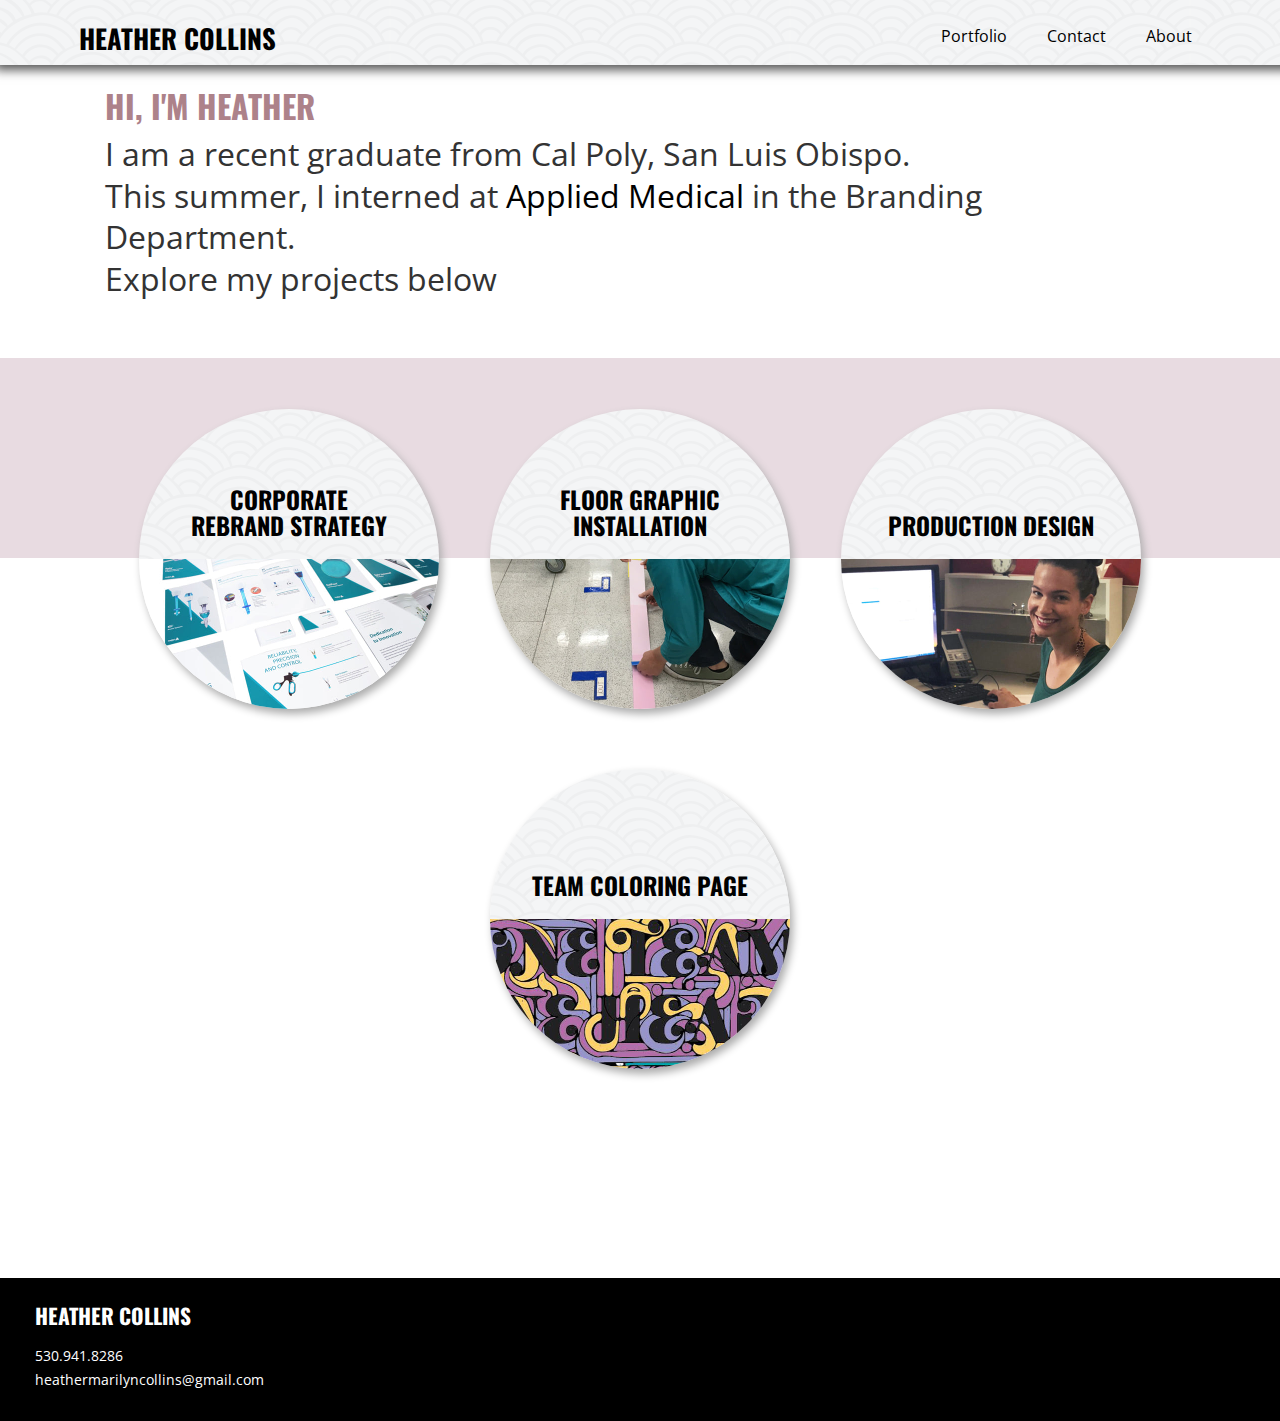
<file: index.html>
<!DOCTYPE html>
<html class="no-js" lang="en-us">
<head>
  <meta http-equiv="X-UA-Compatible" content="IE=edge">
  <meta charset="utf-8" />
  <meta name="viewport" content="width=device-width, initial-scale=1, shrink-to-fit=no" />
  
  <title></title>
 
  <meta name="description" content="">
  <meta name="keywords" content="" />
  <meta name="author" content="">
  <meta name="robots" content="index, follow">
  <meta name="mobile-web-app-capable" content="yes">
  <meta name="apple-mobile-web-app-capable" content="yes">
  <meta name="apple-mobile-web-app-status-bar-style" content="default">
 
  <meta property="og:title" content="">
  <meta property="og:locale" content="en_US">
  <meta property="og:description" content="">
 
  <meta property="fb:page_id" content="">
  <meta property="og:title" content="">
  <meta property="og:image" content="">
  <meta property="og:description" content="">
  <meta property="og:url" content="">
  <meta property="og:site_name" content="">
  <meta property="og:type" content="website">
 
  <meta name="twitter:card" content="summary">
  <meta name="twitter:url" content="">
  <meta name="twitter:title" content="">
  <meta name="twitter:description" content="">
  <meta name="twitter:image" content="">
  <meta name="twitter:site" content="">
 
  <link rel="icon" href="@Url.Content("~/content/IMG/favicon.ico")" /> 
   <link href="https://fonts.googleapis.com/css?family=Oswald" rel="stylesheet">
  <link href="https://fonts.googleapis.com/css?family=Open+Sans" rel="stylesheet">

	<!-- Latest compiled and minified CSS -->
	<link rel="stylesheet" href="https://maxcdn.bootstrapcdn.com/bootstrap/3.3.7/css/bootstrap.min.css" integrity="sha384-BVYiiSIFeK1dGmJRAkycuHAHRg32OmUcww7on3RYdg4Va+PmSTsz/K68vbdEjh4u" crossorigin="anonymous">

	<link rel="stylesheet" href="stylesheets/main.css">
	<link rel="stylesheet" href="stylesheets/animate.css">

	<link rel="stylesheet" href="https://use.fontawesome.com/releases/v5.2.0/css/all.css" integrity="sha384-hWVjflwFxL6sNzntih27bfxkr27PmbbK/iSvJ+a4+0owXq79v+lsFkW54bOGbiDQ" crossorigin="anonymous">

	<style>
		
.bar {
	background-color: #e8dbe1;
}

	</style>
</head>
<body>
	<div class="container-fluid">
		<header class="mobile hidden-lg hidden-md">
			<nav class="clearfix">
				<ul>
					<li><a class="link" href="about.html"><p>About</p></a></li>
					<li><a class="link" href="contact.html"><p>Contact</p></a></li>
					<li><a class="link" href="index.html"><p>Portfolio</p></a></li>
				</ul>
			</nav>
			
			<a href="index.html"><h1 class="display_font">HEATHER COLLINS</h1></a>
			<div class="intro">
				<h6 class="purple display_font">HI, I'M HEATHER</h6>
				<p>I am a recent graduate from Cal Poly, San Luis Obispo.This summer, I interned at <a class="link" href="https://appliedmedical.com/">Applied Medical</a> in the Branding Department. <br > Explore my projects below <a class="link" href="#target" ><i class="fas fa-chevron-down"></i></a></p> 
			</div>
		</header>
		<header class="desktop hidden-xs hidden-sm">
			<nav class="clearfix">
				<ul>
					<li><a class="link" href="index.html"><h3 class="display_font">HEATHER COLLINS</h3></a></li>
					<li><a class="link" href="about.html"><p>About</p></a></li>
					<li><a class="link" href="contact.html"><p>Contact</p></a></li>
					<li><a class="link" href="index.html"><p>Portfolio</p></a></li>
				</ul>
			</nav>
			<div class="banner"><img alt="banner image"></div>
			<div class="intro hidden-sm">
				<h3 class="purple display_font">HI, I'M HEATHER</h3>
				<p>I am a recent graduate from Cal Poly, San Luis Obispo.<br > This summer, I interned at <a class="link" href="https://appliedmedical.com/">Applied Medical</a> in the Branding Department. <br > Explore my projects below <a class="link" href="#target" ><i class="fas fa-chevron-down"></i></a></p> 
			</div>
		</header>
		<div class="project_container ">
			<!--<div class="bar_desktop clearfix rebrand"></div>-->
			<div class="bar clearfix rebrand">
				<div class="project_sum hidden-xs">
					<p><a class="link" href="rebrand.html"><span class="bold">Objective:</span> Create a company-wide system to support and maintain the new corporate brand identity while ensuring collateral pieces can be designed in an efficient manner. <br ><span class="bold">Role:</span> I worked with a team... Read More <i class="fas fa-chevron-right"></i></a></p>
				</div>
			</div>

			<div class="circles">
			<a href="rebrand.html" class="project_circle rebrand">
					<div class="circle_title">
						<p class=""><i class="fas fa-glasses"></i></p>
						<h6>CORPORATE <br >REBRAND STRATEGY</h6>
					</div>
					<div class="circle_image"></div>
			</a>
			<div class="bar clearfix label_room">
				<div class="project_sum hidden-xs">
					<p><a class="link" href="label_room.html"><span class="bold">Objective:</span> Create a complementary floor graphic for a production area as part of the larger Branding the Buildings initiative to improve the look and feel of shared... Read More <i class="fas fa-chevron-right"></i></a></p>
				</div>
			</div>
			<a href="label_room.html" class="project_circle label_room">
				<div class="circle_title">
					<p class=""><i class="fas fa-tape"></i></p>
					<h6>FLOOR GRAPHIC<br >INSTALLATION</h6>
				</div>
				<div class="circle_image"></div>
			</a>
			<div class="bar clearfix pdt" id="target">
				<div class="project_sum hidden-xs">
					<p><a class="link" href="pdt.html"><span class="bold">Objective:</span> Manage and execute design projects from internal requestors within a time sensitive company workflow while... Read More <i class="fas fa-chevron-right"></i></a></p>
				</div>
			</div>
			<a href="pdt.html" class="project_circle pdt">
				<div class="circle_title">
					<p class=""><i class="fas fa-desktop"></i></p>
					<h6>PRODUCTION DESIGN</h6>
				</div>
				<div class="circle_image"></div>
			</a>
			<div class="bar clearfix coloring_p">
				<div class="project_sum hidden-xs">
					<p><a class="link" href="coloring_page.html"><span class="bold">Objective:</span> I was commissioned by the Applied Medical Branding Events Planning Committee to create a large color-by-numbers page that would be... Read More <i class="fas fa-chevron-right"></i></a></p>
				</div>
			</div>
			<a href="coloring_page.html" class="project_circle coloring_p">
				<div class="circle_title">
					<p class=""><i class="fas fa-palette"></i></p>
					<h6>TEAM COLORING PAGE</h6>
				</div>
				<div class="circle_image"></div>
			</a>
			<!--
			<div class="bar clearfix web_workflow"></div>
			<a href="#" class="project_circle web_workflow">
				<div class="circle_title">
					<p class="purple">Project</p>
					<h6>WEBSITE WORKFLOW</h6>
				</div>
				<div class="circle_image"></div>
			</a>-->

			</div>
	</div>
	</div>
	<footer>
		<p>HEATHER COLLINS</p>
		<p>530.941.8286 <br> heathermarilyncollins@gmail.com</p>
	</footer>


  
    

  <!-- jQuery (necessary for Bootstrap's JavaScript plugins) -->
  <script src="https://ajax.googleapis.com/ajax/libs/jquery/1.12.4/jquery.min.js"></script>
	<!-- Latest compiled and minified JavaScript -->
	<script src="https://maxcdn.bootstrapcdn.com/bootstrap/3.3.7/js/bootstrap.min.js" integrity="sha384-Tc5IQib027qvyjSMfHjOMaLkfuWVxZxUPnCJA7l2mCWNIpG9mGCD8wGNIcPD7Txa" crossorigin="anonymous"></script>
</body>
</html>
</file>
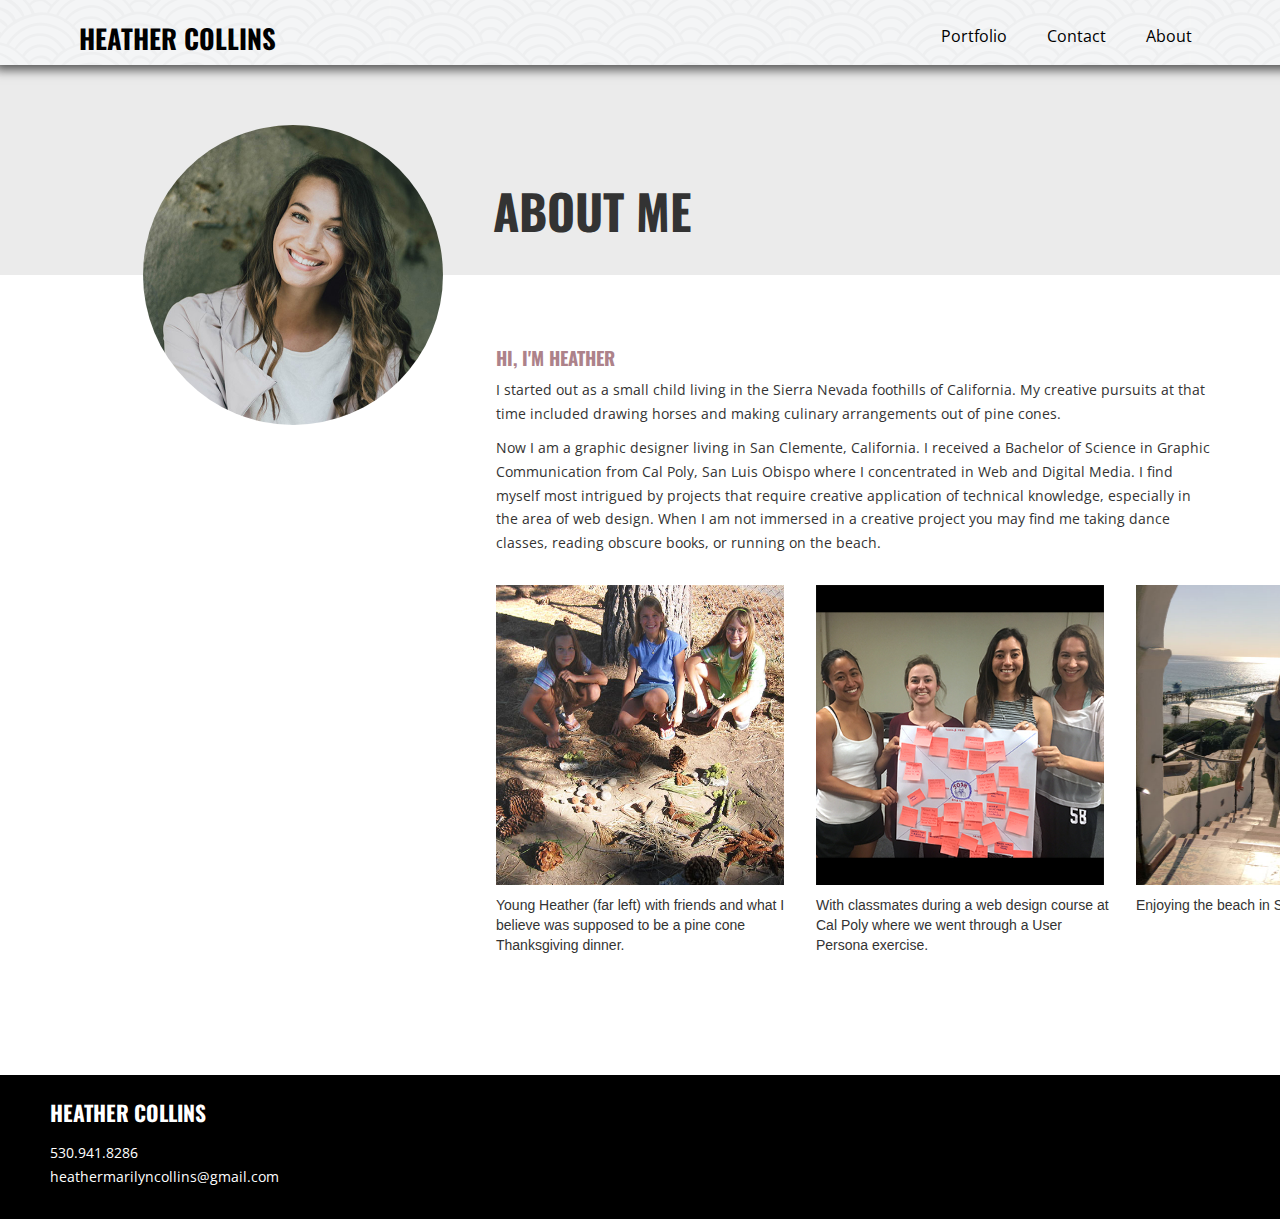
<file: about.html>
<!DOCTYPE html>
<html class="no-js" lang="en-us">
<head>
  <meta http-equiv="X-UA-Compatible" content="IE=edge">
  <meta charset="utf-8" />
  <meta name="viewport" content="width=device-width, initial-scale=1, shrink-to-fit=no" />
  
  <title></title>
 
  <meta name="description" content="">
  <meta name="keywords" content="" />
  <meta name="author" content="">
  <meta name="robots" content="index, follow">
  <meta name="mobile-web-app-capable" content="yes">
  <meta name="apple-mobile-web-app-capable" content="yes">
  <meta name="apple-mobile-web-app-status-bar-style" content="default">
 
  <meta property="og:title" content="">
  <meta property="og:locale" content="en_US">
  <meta property="og:description" content="">
 
  <meta property="fb:page_id" content="">
  <meta property="og:title" content="">
  <meta property="og:image" content="">
  <meta property="og:description" content="">
  <meta property="og:url" content="">
  <meta property="og:site_name" content="">
  <meta property="og:type" content="website">
 
  <meta name="twitter:card" content="summary">
  <meta name="twitter:url" content="">
  <meta name="twitter:title" content="">
  <meta name="twitter:description" content="">
  <meta name="twitter:image" content="">
  <meta name="twitter:site" content="">
 
  <link rel="icon" href="@Url.Content("~/content/IMG/favicon.ico")" /> 
  <link href="https://fonts.googleapis.com/css?family=Open+Sans" rel="stylesheet">
  <link href="https://fonts.googleapis.com/css?family=Oswald" rel="stylesheet">

	<!-- Latest compiled and minified CSS -->
	<link rel="stylesheet" href="https://maxcdn.bootstrapcdn.com/bootstrap/3.3.7/css/bootstrap.min.css" integrity="sha384-BVYiiSIFeK1dGmJRAkycuHAHRg32OmUcww7on3RYdg4Va+PmSTsz/K68vbdEjh4u" crossorigin="anonymous">

	<link rel="stylesheet" href="stylesheets/main.css">

	<link rel="stylesheet" href="https://use.fontawesome.com/releases/v5.2.0/css/all.css" integrity="sha384-hWVjflwFxL6sNzntih27bfxkr27PmbbK/iSvJ+a4+0owXq79v+lsFkW54bOGbiDQ" crossorigin="anonymous">

	<style> 
		.nav_circles ul li:nth-child(1) a {
			color: #AD828A;
		}

		@media only screen and (min-width : 992px) {

		.bar {
			margin-top: -15px;
			height: 270px;
			position: absolute;
			z-index: 1;
	}

	.bottom_nav ul li:nth-child(1) a{
		color: #AD828A;

	</style>
</head>
<body>
	<div class="container-fluid">
		<header class="mobile hidden-lg hidden-md ">
			<nav class="clearfix">
				<ul>
					<li><a class="link" href="#about.html"><p>About</p></a></li>
					<li><a class="link" href="contact.html"><p>Contact</p></a></li>
					<li><a class="link" href="index.html"><p>Portfolio</p></a></li>
				</ul>
			</nav>
			<a href="index.html"><h1 class="display_font">HEATHER COLLINS</h1></a>
			
		</header>
		<header class="desktop hidden-xs hidden-sm">
			<nav class="clearfix">
				<ul>
					<li><a class="link" href="index.html"><h3 class="display_font">HEATHER COLLINS</h3></a></li>
					<li><a class="link" href="#about.html"><p>About</p></a></li>
					<li><a class="link" href="contact.html"><p>Contact</p></a></li>
					<li><a class="link" href="index.html"><p>Portfolio</p></a></li>
				</ul>
			</nav>

			<!-- <div class="banner"><img alt="banner image" src="images/banner.jpg"></div> -->
		</header>


		
			<!--<div class="bar_desktop clearfix rebrand"></div>-->
			<div class="bar clearfix rebrand"></div>
			<div class="interior_circle">
					<img alt="Image of Heather Collins" src="images/mobile/about.jpg">
					<h6 class="display_font">ABOUT ME</h6>
			</div>
		
		<div class="container col-12">
			<h6 class="purple display_font">HI, I'M HEATHER</h6>
			<p>I started out as a small child living in the Sierra Nevada foothills of California. My creative pursuits at that time included drawing horses and making culinary arrangements out of pine cones.</p>
			<p>Now I am a graphic designer living in San Clemente, California. I received a Bachelor of Science in Graphic Communication from Cal Poly, San Luis Obispo where I concentrated in Web and Digital Media. I find myself most intrigued by projects that require creative application of technical knowledge, especially in the area of web design. When I am not immersed in a creative project you may find me taking dance classes, reading obscure books, or running on the beach.</p>
			
			<div class="img_container">
				<figure>
					<img alt="three young girls gathered around organized piles of pine cones" src="images/mobile/childhood.jpg" style="width:300px;height:300px;">
					<figcaption style="width:300px;">Young Heather (far left) with friends and what I believe was supposed to be a pine cone Thanksgiving dinner.  </figcaption>
				</figure>
				
				<figure>
					<img alt="four girls gathered around a white poster with sticky notes placed on it" src="images/mobile/group.jpg" style="width:300px;height:300px;">
					<figcaption style="width:300px;">With classmates during a web design course at Cal Poly where we went through a User Persona exercise.  </figcaption>
				</figure>
				<figure>
					<img alt="woman standing under archway near beach" src="images/mobile/beach.jpg" style="width:300px;height:300px;">
					<figcaption style="width:300px;">Enjoying the beach in San Clemente, California.</figcaption>
				</figure>
			</div>

			

			<!-- <div class="img_container">
				<figure>
					<img alt="three young girls gathered around organized piles of pine cones" src="images/mobile/childhood.jpg">
					<figcaption>Young Heather (far left) with friends pictured with what I believe was supposed to be a pine cone Thanksgiving dinner.  </figcaption>
				</figure>
			</div> -->
			
		</div>
	
	<footer>
		<p>HEATHER COLLINS</p>
		<p>530.941.8286 <br> heathermarilyncollins@gmail.com</p>
	</footer>
  <!-- jQuery (necessary for Bootstrap's JavaScript plugins) -->
  <script src="https://ajax.googleapis.com/ajax/libs/jquery/1.12.4/jquery.min.js"></script>
	<!-- Latest compiled and minified JavaScript -->
	<script src="https://maxcdn.bootstrapcdn.com/bootstrap/3.3.7/js/bootstrap.min.js" integrity="sha384-Tc5IQib027qvyjSMfHjOMaLkfuWVxZxUPnCJA7l2mCWNIpG9mGCD8wGNIcPD7Txa" crossorigin="anonymous"></script>
</body>
</html>
</file>
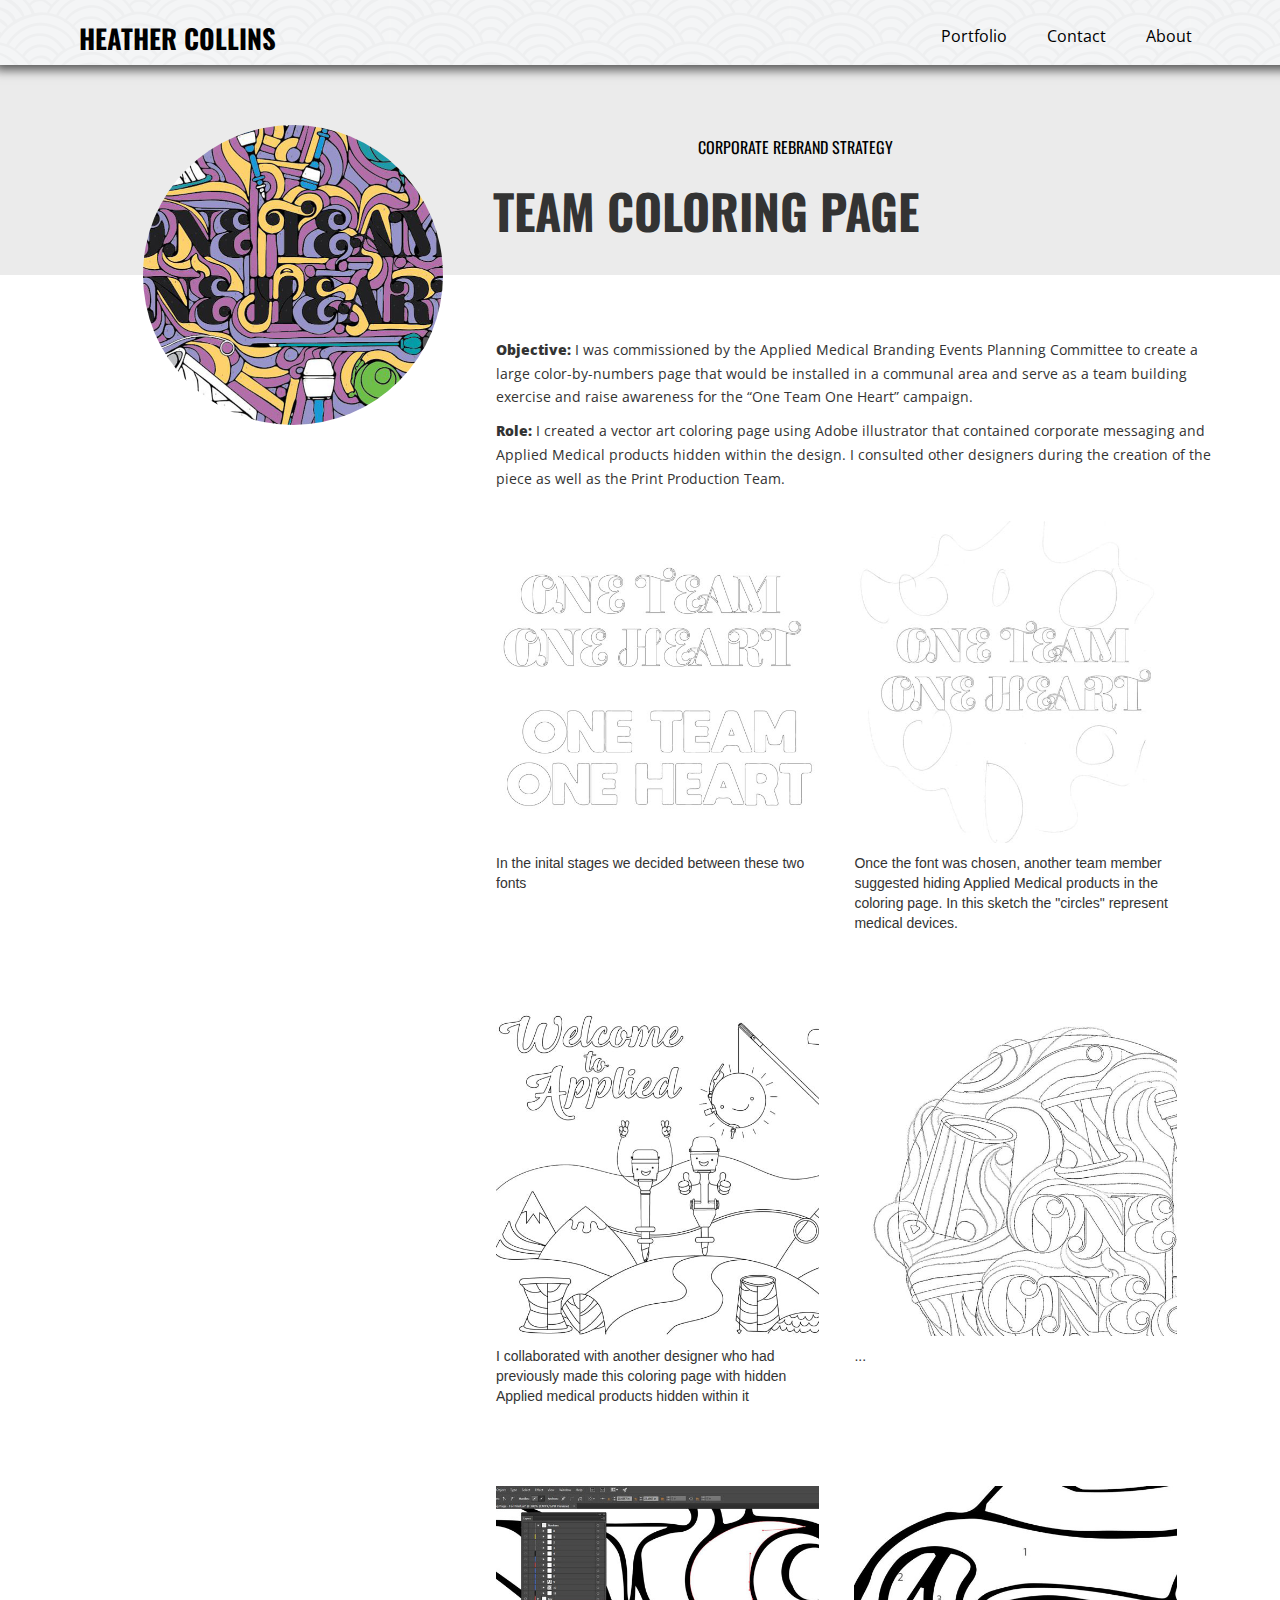
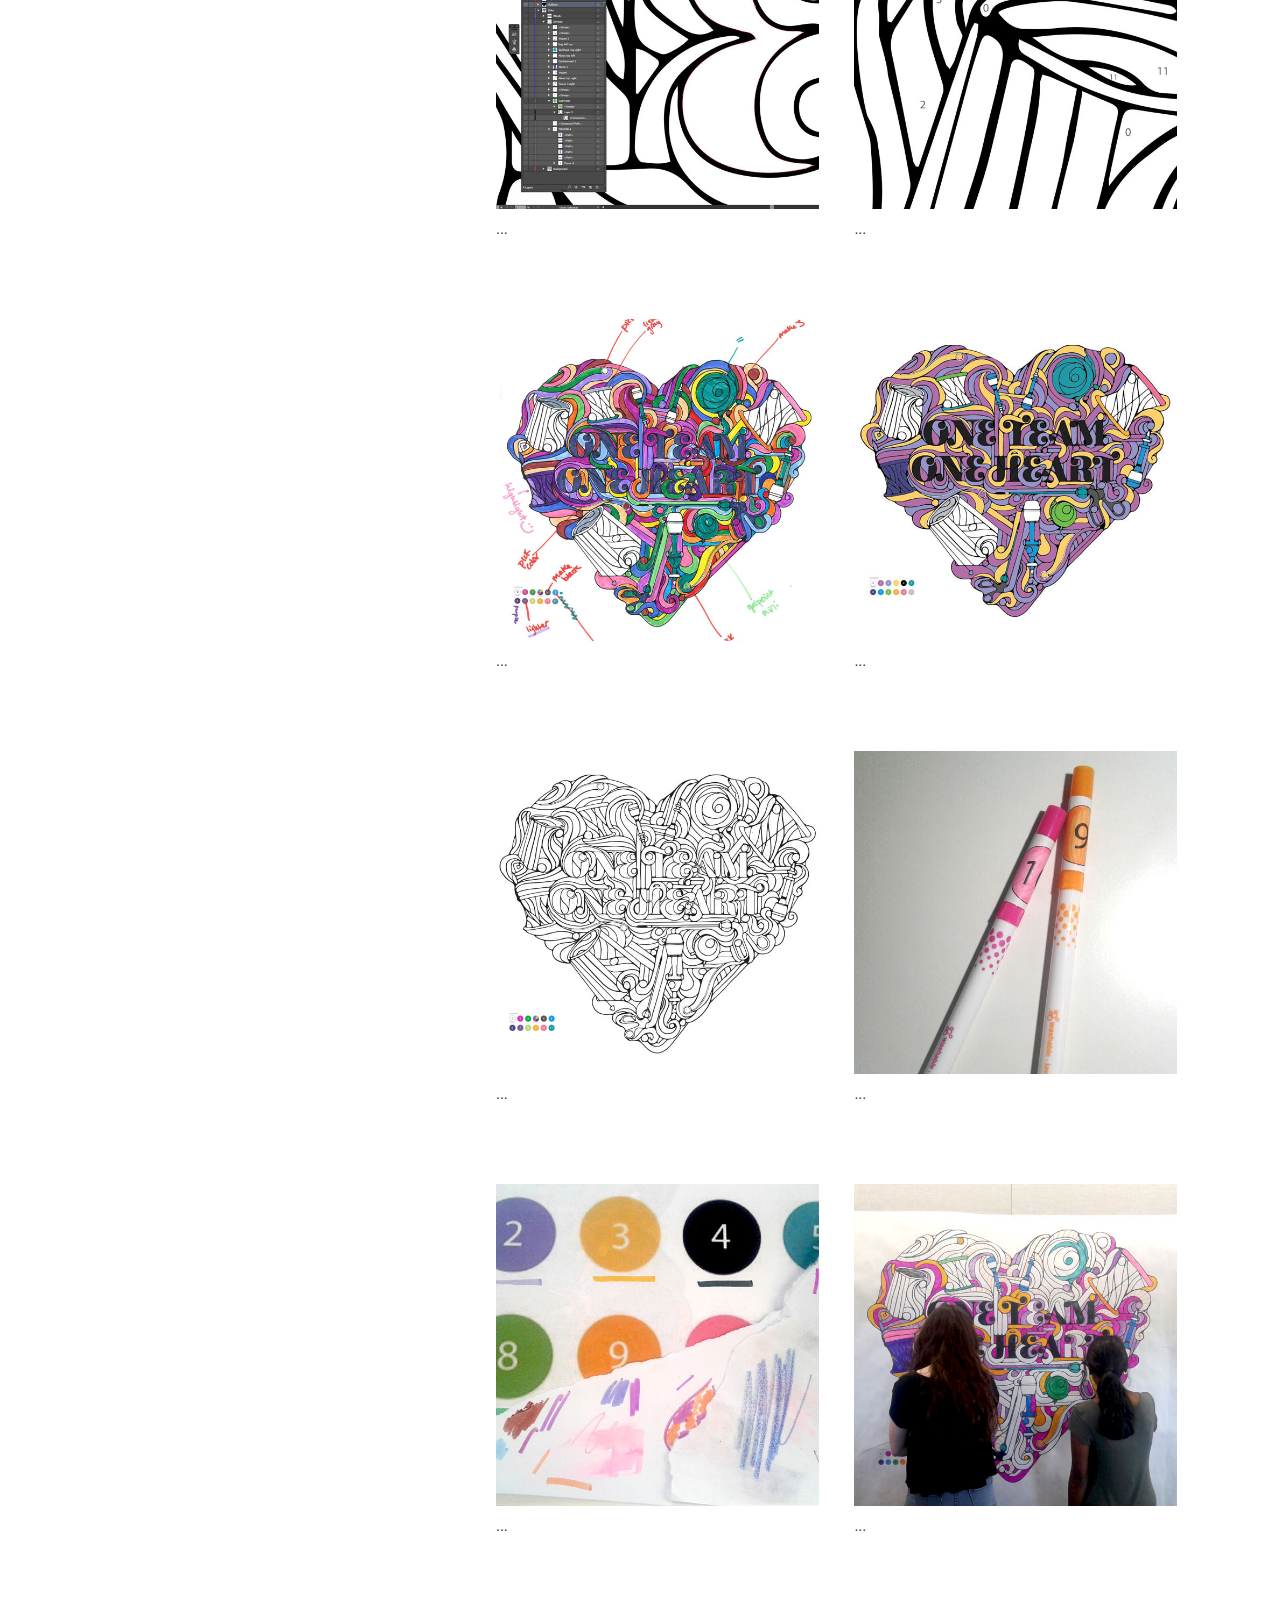
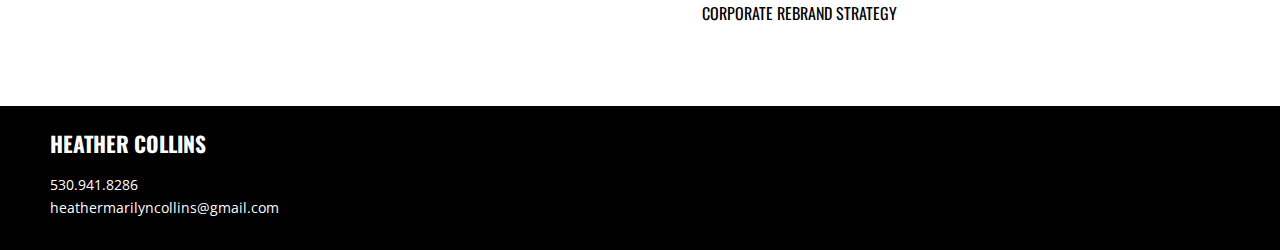
<file: coloring_page.html>
<!DOCTYPE html>
<html class="no-js" lang="en-us">
<head>
  <meta http-equiv="X-UA-Compatible" content="IE=edge">
  <meta charset="utf-8" />
  <meta name="viewport" content="width=device-width, initial-scale=1, shrink-to-fit=no" />
  
  <title></title>
 
  <meta name="description" content="">
  <meta name="keywords" content="" />
  <meta name="author" content="">
  <meta name="robots" content="index, follow">
  <meta name="mobile-web-app-capable" content="yes">
  <meta name="apple-mobile-web-app-capable" content="yes">
  <meta name="apple-mobile-web-app-status-bar-style" content="default">
 
  <meta property="og:title" content="">
  <meta property="og:locale" content="en_US">
  <meta property="og:description" content="">
 
  <meta property="fb:page_id" content="">
  <meta property="og:title" content="">
  <meta property="og:image" content="">
  <meta property="og:description" content="">
  <meta property="og:url" content="">
  <meta property="og:site_name" content="">
  <meta property="og:type" content="website">
 
  <meta name="twitter:card" content="summary">
  <meta name="twitter:url" content="">
  <meta name="twitter:title" content="">
  <meta name="twitter:description" content="">
  <meta name="twitter:image" content="">
  <meta name="twitter:site" content="">
 
  <link rel="icon" href="@Url.Content("~/content/IMG/favicon.ico")" /> 
  <link href="https://fonts.googleapis.com/css?family=Open+Sans" rel="stylesheet">
  <link href="https://fonts.googleapis.com/css?family=Oswald" rel="stylesheet">

	<!-- Latest compiled and minified CSS -->
	<link rel="stylesheet" href="https://maxcdn.bootstrapcdn.com/bootstrap/3.3.7/css/bootstrap.min.css" integrity="sha384-BVYiiSIFeK1dGmJRAkycuHAHRg32OmUcww7on3RYdg4Va+PmSTsz/K68vbdEjh4u" crossorigin="anonymous">

	<link rel="stylesheet" href="stylesheets/main.css">

	<link rel="stylesheet" href="https://use.fontawesome.com/releases/v5.2.0/css/all.css" integrity="sha384-hWVjflwFxL6sNzntih27bfxkr27PmbbK/iSvJ+a4+0owXq79v+lsFkW54bOGbiDQ" crossorigin="anonymous">

	<style> 
		.nav_circles ul li:nth-child(4) a {
			color: #AD828A;
		}

		@media only screen and (min-width : 992px) {

		.bar {
			margin-top: -15px;
			height: 270px;
			position: absolute;
			z-index: 1;
	}

	.bottom_nav ul li:nth-child(4) a{
		color: #AD828A;

	</style>
</head>
<body>
	<div class="container-fluid">
		<header class="mobile hidden-lg hidden-md ">
			<nav class="clearfix">
				<ul>
					<li><a class="link" href="about.html"><p>About</p></a></li>
					<li><a class="link" href="contact.html"><p>Contact</p></a></li>
					<li><a class="link" href="index.html"><p>Portfolio</p></a></li>
				</ul>
			</nav>
			<a href="index.html"><h1 class="display_font">HEATHER COLLINS</h1></a>
			
		</header>
		<header class="desktop hidden-xs hidden-sm">
			<nav class="clearfix">
				<ul>
					<li><a class="link" href="index.html"><h3 class="display_font">HEATHER COLLINS</h3></a></li>
					<li><a class="link" href="about.html"><p>About</p></a></li>
					<li><a class="link" href="contact.html"><p>Contact</p></a></li>
					<li><a class="link" href="index.html"><p>Portfolio</p></a></li>
				</ul>
			</nav>

			<!-- <div class="banner"><img alt="banner image" src="images/banner.jpg"></div> -->
		</header>

		<div class="nav_circles">
				<ul>
					<li><a href="rebrand.html"><i class="fas fa-circle"></i></a></li>
					<li><a href="label_room.html"><i class="fas fa-circle"></i></a></li>
					<li><a href="pdt.html"><i class="fas fa-circle"></i></a></li>
					<li><a href="#rebrand.html"><i class="fas fa-circle"></i></a></li>
				</ul>
				<a href="rebrand.html" class="hidden-sm hidden-xs next_project link">CORPORATE REBRAND STRATEGY <i class="fas fa-chevron-right"></i></a>
			</div>

		
			<!--<div class="bar_desktop clearfix rebrand"></div>-->
			<div class="bar clearfix rebrand"></div>
			<div class="interior_circle">
					<img alt="Image of Applied Medical brochures" src="images/mobile/coloring_page_close_up_color.jpg">
					<h6 class="display_font">TEAM COLORING PAGE <span class=""><i class="fas fa-palette"></i></span></h6>
			</div>
		
		<div class="container col-12">
			<p><span class="bold">Objective:</span>  I was commissioned by the Applied Medical Branding Events Planning Committee to create a large color-by-numbers page that would be installed in a communal area and serve as a team building exercise and raise awareness for the “One Team One Heart” campaign.  </p>
			<p><span class="bold">Role:</span> I created a vector art coloring page using Adobe illustrator that contained corporate messaging and Applied Medical products hidden within the design. I consulted other designers during the creation of the piece as well as the Print Production Team. </p> 
			
			<div class="img_container">
				<figure>
					<img alt="White page with two different fonts" src="images/mobile/coloring_page_fonts.jpg">
					<figcaption>In the inital stages we decided between these two fonts</figcaption>
				</figure>
				<figure>
					<img alt="Sketch" src="images/mobile/coloring_page_concept.jpg">
					<figcaption>Once the font was chosen, another team member suggested hiding Applied Medical products in the coloring page. In this sketch the "circles" represent medical devices.</figcaption>
				</figure>
			</div>
			<div class="img_container">
				<figure>
					<img alt="Children's coloring page" src="images/mobile/coloring_page_shaunna.jpg">
					<figcaption>I collaborated with another designer who had previously made this coloring page with hidden Applied medical products hidden within it</figcaption>
				</figure>
				<figure>
					<img alt="Woman holding medical device brochures" src="images/mobile/coloring_page_sketch.jpg">
					<figcaption>...</figcaption>
				</figure>
			</div>
			<div class="img_container">
				<figure>
					<img alt="Image of three women in a meeting" src="images/mobile/coloring_page_layers.jpg">
					<figcaption>...</figcaption>
				</figure>
				<figure>
					<img alt="Checklist written on whiteboard" src="images/mobile/coloring_page_numbers.jpg">
					<figcaption>...</figcaption>
				</figure>
			</div>
			<div class="img_container">
				<figure>
					<img alt="paper with printed steps on one side and handwritten notes on the other" src="images/mobile/coloring_page_experiment.jpg">
					<figcaption>...</figcaption>
				</figure>
				<figure>
					<img alt="Two women at a computer" src="images/mobile/coloring_page_colorful.jpg">
					<figcaption>...</figcaption>
				</figure>
			</div>
			<div class="img_container">
				<figure>
					<img alt="paper with printed steps on one side and handwritten notes on the other" src="images/mobile/coloring_page_final.jpg">
					<figcaption>...</figcaption>
				</figure>
				<figure>
					<img alt="Two women at a computer" src="images/mobile/coloring_page_markers.jpg">
					<figcaption>...</figcaption>
				</figure>
			</div>
			<div class="img_container">
				<figure>
					<img alt="paper with printed steps on one side and handwritten notes on the other" src="images/mobile/coloring_page_markers_2.jpg">
					<figcaption>...</figcaption>
				</figure>
				<figure>
					<img alt="Two women at a computer" src="images/mobile/coloring_page_melissa.jpg">
					<figcaption>...</figcaption>
				</figure>
			</div>
			<div class="bottom_nav hidden-sm hidden-md hidden-xs">
				<ul>
					<li><a class="bottom_nav_link" href="rebrand.html"><i class="fas fa-circle"></i></a></li>
					<li><a class="bottom_nav_link" href="label_room.html"><i class="fas fa-circle"></i></a></li>
					<li><a class="bottom_nav_link" href="pdt.html"><i class="fas fa-circle"></i></a></li>
					<li><a class="bottom_nav_link" href="#coloring_page.html"><i class="fas fa-circle"></i></a></li>
				</ul>
				<a href="rebrand.html" class="hidden-sm hidden-xs next_project link">CORPORATE REBRAND STRATEGY <i class="fas fa-chevron-right"></i></a>
		</div>	
			
		</div>
	
	<footer>
		<p>HEATHER COLLINS</p>
		<p>530.941.8286 <br> heathermarilyncollins@gmail.com</p>
	</footer>
  <!-- jQuery (necessary for Bootstrap's JavaScript plugins) -->
  <script src="https://ajax.googleapis.com/ajax/libs/jquery/1.12.4/jquery.min.js"></script>
	<!-- Latest compiled and minified JavaScript -->
	<script src="https://maxcdn.bootstrapcdn.com/bootstrap/3.3.7/js/bootstrap.min.js" integrity="sha384-Tc5IQib027qvyjSMfHjOMaLkfuWVxZxUPnCJA7l2mCWNIpG9mGCD8wGNIcPD7Txa" crossorigin="anonymous"></script>
</body>
</html>
</file>
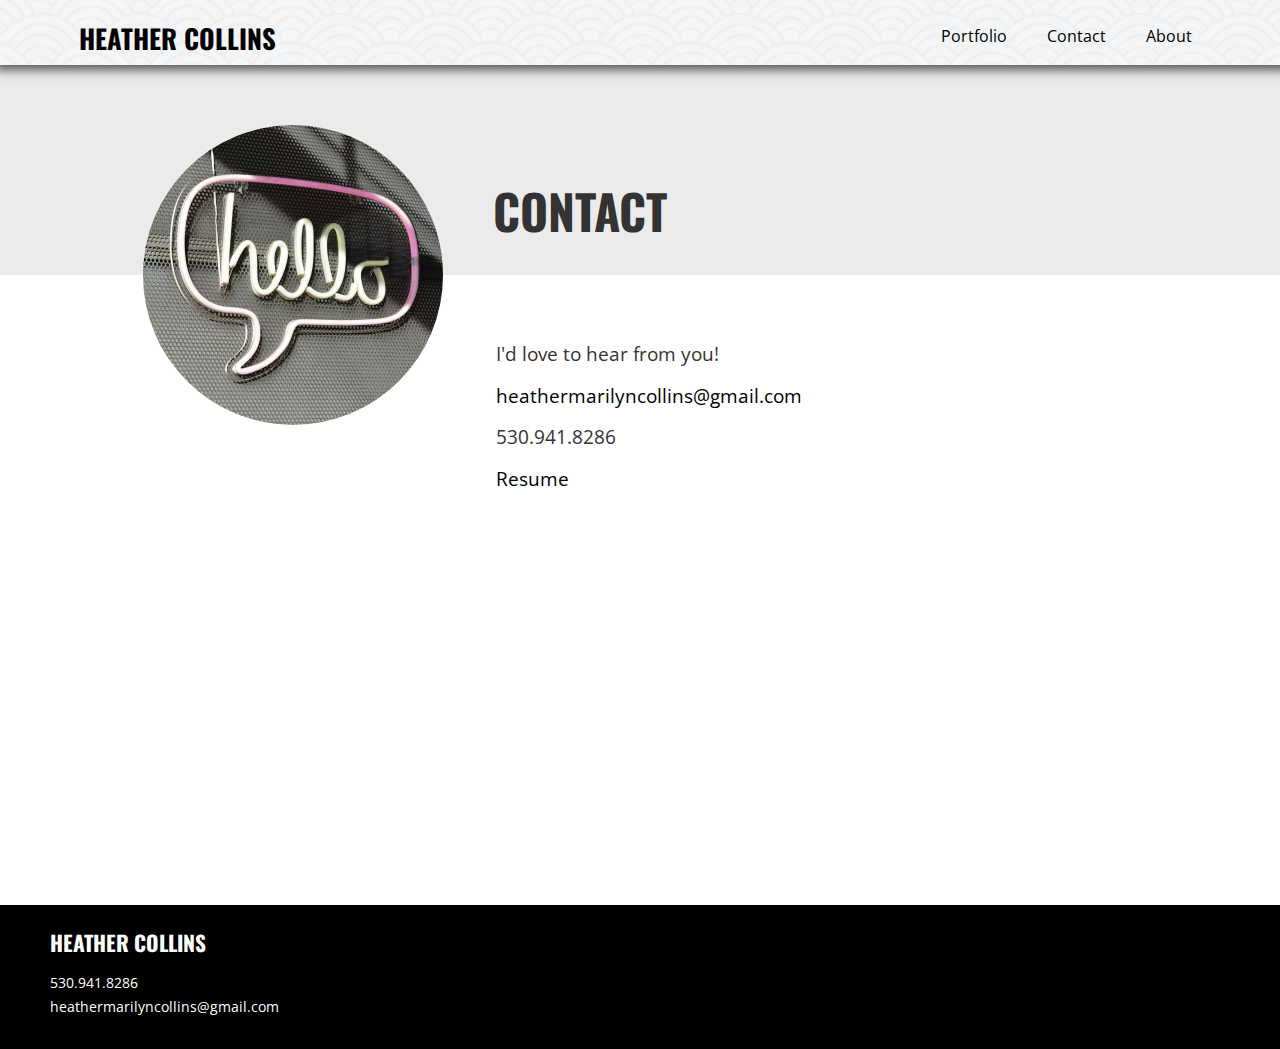
<file: contact.html>
<!DOCTYPE html>
<html class="no-js" lang="en-us">
<head>
  <meta http-equiv="X-UA-Compatible" content="IE=edge">
  <meta charset="utf-8" />
  <meta name="viewport" content="width=device-width, initial-scale=1, shrink-to-fit=no" />
  
  <title></title>
 
  <meta name="description" content="">
  <meta name="keywords" content="" />
  <meta name="author" content="">
  <meta name="robots" content="index, follow">
  <meta name="mobile-web-app-capable" content="yes">
  <meta name="apple-mobile-web-app-capable" content="yes">
  <meta name="apple-mobile-web-app-status-bar-style" content="default">
 
  <meta property="og:title" content="">
  <meta property="og:locale" content="en_US">
  <meta property="og:description" content="">
 
  <meta property="fb:page_id" content="">
  <meta property="og:title" content="">
  <meta property="og:image" content="">
  <meta property="og:description" content="">
  <meta property="og:url" content="">
  <meta property="og:site_name" content="">
  <meta property="og:type" content="website">
 
  <meta name="twitter:card" content="summary">
  <meta name="twitter:url" content="">
  <meta name="twitter:title" content="">
  <meta name="twitter:description" content="">
  <meta name="twitter:image" content="">
  <meta name="twitter:site" content="">
 
  <link rel="icon" href="@Url.Content("~/content/IMG/favicon.ico")" /> 
  <link href="https://fonts.googleapis.com/css?family=Open+Sans" rel="stylesheet">
  <link href="https://fonts.googleapis.com/css?family=Oswald" rel="stylesheet">

	<!-- Latest compiled and minified CSS -->
	<link rel="stylesheet" href="https://maxcdn.bootstrapcdn.com/bootstrap/3.3.7/css/bootstrap.min.css" integrity="sha384-BVYiiSIFeK1dGmJRAkycuHAHRg32OmUcww7on3RYdg4Va+PmSTsz/K68vbdEjh4u" crossorigin="anonymous">

	<link rel="stylesheet" href="stylesheets/main.css">

	<link rel="stylesheet" href="https://use.fontawesome.com/releases/v5.2.0/css/all.css" integrity="sha384-hWVjflwFxL6sNzntih27bfxkr27PmbbK/iSvJ+a4+0owXq79v+lsFkW54bOGbiDQ" crossorigin="anonymous">

	<style> 
		.nav_circles ul li:nth-child(1) a {
			color: #AD828A;
		}

		@media only screen and (min-width : 992px) {

		.bar {
			margin-top: -15px;
			height: 270px;
			position: absolute;
			z-index: 1;
	}

	.bottom_nav ul li:nth-child(1) a{
		color: #AD828A;

	</style>
</head>
<body>
	<div class="container-fluid">
		<header class="mobile hidden-lg hidden-md ">
			<nav class="clearfix">
				<ul>
					<li><a class="link" href="about.html"><p>About</p></a></li>
					<li><a class="link" href="#contact.html"><p>Contact</p></a></li>
					<li><a class="link" href="index.html"><p>Portfolio</p></a></li>
				</ul>
			</nav>
			<a href="index.html"><h1 class="display_font">HEATHER COLLINS</h1></a>
			
		</header>
		<header class="desktop hidden-xs hidden-sm">
			<nav class="clearfix">
				<ul>
					<li><a class="link" href="index.html"><h3 class="display_font">HEATHER COLLINS</h3></a></li>
					<li><a class="link" href="about.html"><p>About</p></a></li>
					<li><a class="link" href="#contact.html"><p>Contact</p></a></li>
					<li><a class="link" href="index.html"><p>Portfolio</p></a></li>
				</ul>
			</nav>

			<!-- <div class="banner"><img alt="banner image" src="images/banner.jpg"></div> -->
		</header>


		
			<!--<div class="bar_desktop clearfix rebrand"></div>-->
			<div class="bar clearfix rebrand"></div>
			<div class="interior_circle">
					<img alt="Image of Heather Collins" src="images/mobile/contact2.jpg">
					<h6 class="display_font">CONTACT</h6>
			</div>
		
		<div class="container col-12 contact">
			<p>I'd love to hear from you!</p>
			<p> <i class="fa fa-envelope" aria-hidden="true"></i><a class="link" href="mailto:heathermarilyncollins@gmail.com">
				heathermarilyncollins@gmail.com </a> </p>
                <p> <i class="fa fa-phone-square" aria-hidden="true"></i> 530.941.8286 </p>
                <p><i class="fa fa-file-alt" aria-hidden="true"></i><a class="link" href="images/heather_collins_resume.pdf">
				<span class="contact-text">Resume</span>
				 </a></p>

			
		</div>
	
	<footer>
		<p>HEATHER COLLINS</p>
		<p>530.941.8286 <br> heathermarilyncollins@gmail.com</p>
	</footer>
  <!-- jQuery (necessary for Bootstrap's JavaScript plugins) -->
  <script src="https://ajax.googleapis.com/ajax/libs/jquery/1.12.4/jquery.min.js"></script>
	<!-- Latest compiled and minified JavaScript -->
	<script src="https://maxcdn.bootstrapcdn.com/bootstrap/3.3.7/js/bootstrap.min.js" integrity="sha384-Tc5IQib027qvyjSMfHjOMaLkfuWVxZxUPnCJA7l2mCWNIpG9mGCD8wGNIcPD7Txa" crossorigin="anonymous"></script>
</body>
</html>
</file>
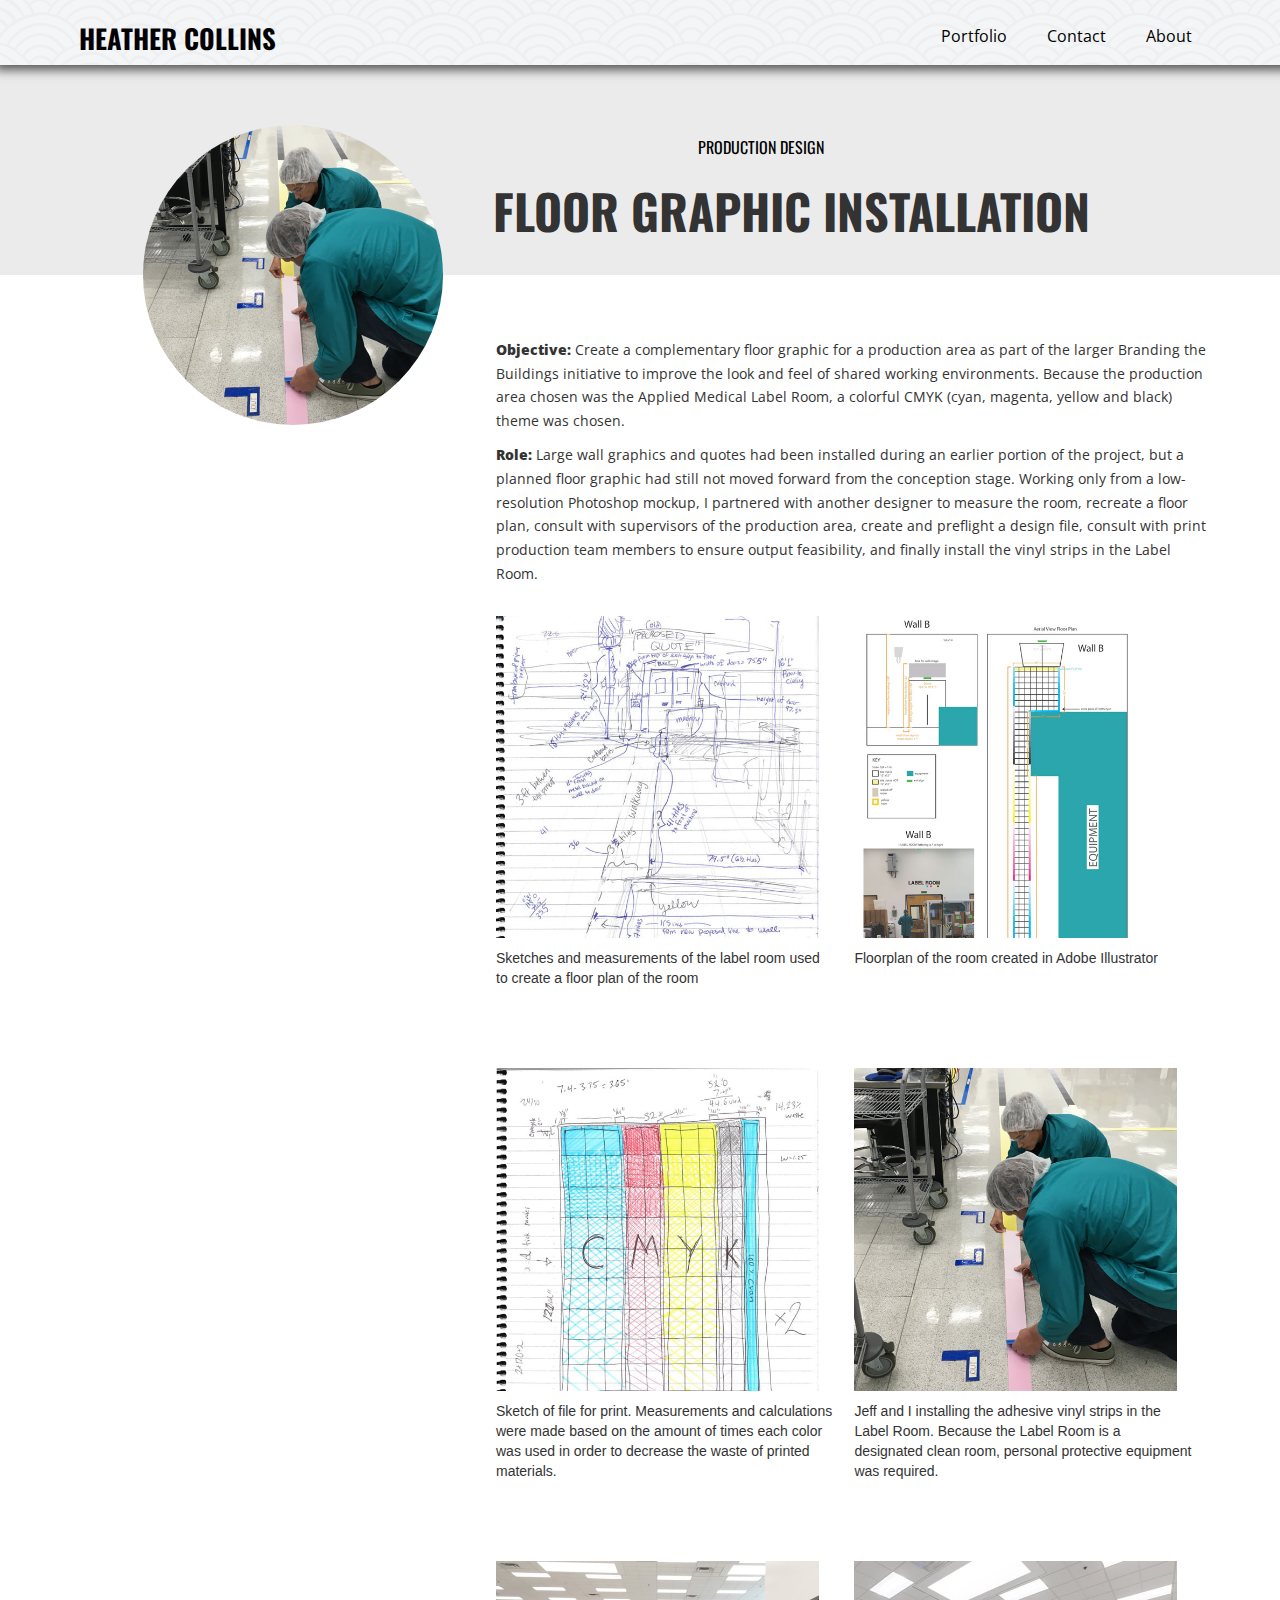
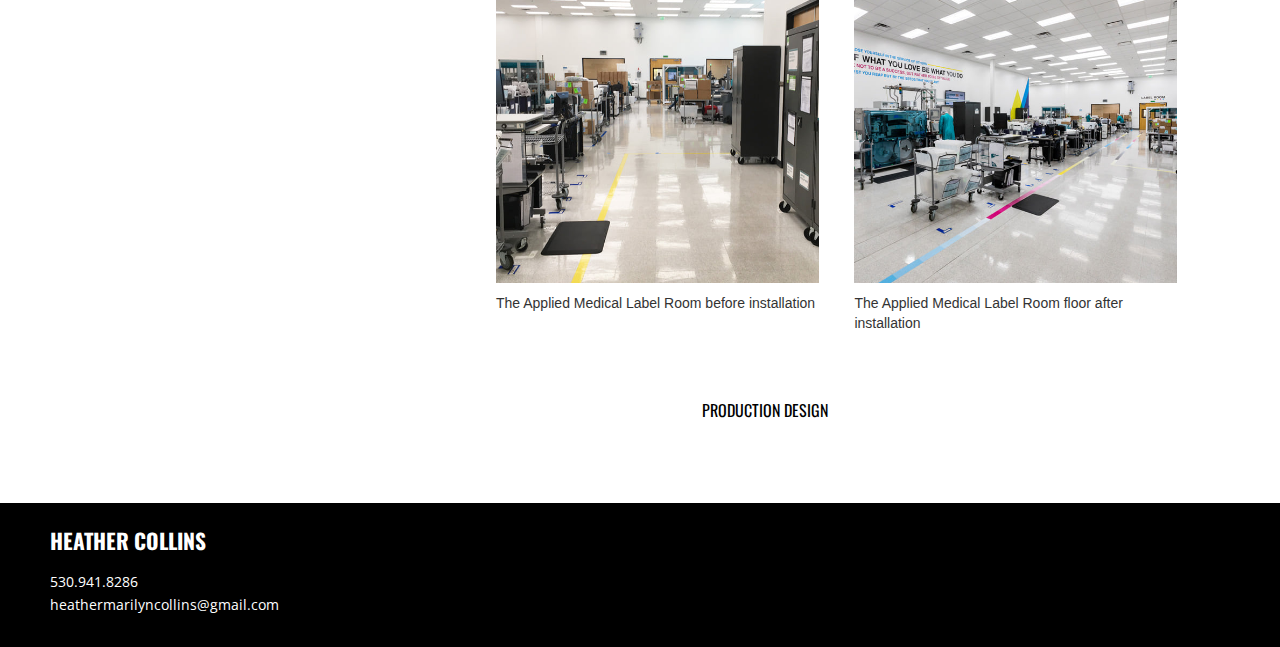
<file: label_room.html>
<!DOCTYPE html>
<html class="no-js" lang="en-us">
<head>
  <meta http-equiv="X-UA-Compatible" content="IE=edge">
  <meta charset="utf-8" />
  <meta name="viewport" content="width=device-width, initial-scale=1, shrink-to-fit=no" />
  
  <title></title>
 
  <meta name="description" content="">
  <meta name="keywords" content="" />
  <meta name="author" content="">
  <meta name="robots" content="index, follow">
  <meta name="mobile-web-app-capable" content="yes">
  <meta name="apple-mobile-web-app-capable" content="yes">
  <meta name="apple-mobile-web-app-status-bar-style" content="default">
 
  <meta property="og:title" content="">
  <meta property="og:locale" content="en_US">
  <meta property="og:description" content="">
 
  <meta property="fb:page_id" content="">
  <meta property="og:title" content="">
  <meta property="og:image" content="">
  <meta property="og:description" content="">
  <meta property="og:url" content="">
  <meta property="og:site_name" content="">
  <meta property="og:type" content="website">
 
  <meta name="twitter:card" content="summary">
  <meta name="twitter:url" content="">
  <meta name="twitter:title" content="">
  <meta name="twitter:description" content="">
  <meta name="twitter:image" content="">
  <meta name="twitter:site" content="">
 
  <link rel="icon" href="@Url.Content("~/content/IMG/favicon.ico")" /> 
  <link href="https://fonts.googleapis.com/css?family=Open+Sans" rel="stylesheet">
  <link href="https://fonts.googleapis.com/css?family=Oswald" rel="stylesheet">

	<!-- Latest compiled and minified CSS -->
	<link rel="stylesheet" href="https://maxcdn.bootstrapcdn.com/bootstrap/3.3.7/css/bootstrap.min.css" integrity="sha384-BVYiiSIFeK1dGmJRAkycuHAHRg32OmUcww7on3RYdg4Va+PmSTsz/K68vbdEjh4u" crossorigin="anonymous">

	<link rel="stylesheet" href="stylesheets/main.css">

	<link rel="stylesheet" href="https://use.fontawesome.com/releases/v5.2.0/css/all.css" integrity="sha384-hWVjflwFxL6sNzntih27bfxkr27PmbbK/iSvJ+a4+0owXq79v+lsFkW54bOGbiDQ" crossorigin="anonymous">

	<style> 
		.nav_circles ul li:nth-child(2) a {
			color: #AD828A;
		}

		@media only screen and (min-width : 992px) {

		.bar {
			margin-top: -15px;
			height: 270px;
			position: absolute;
			z-index: 1;
	}

	.bottom_nav ul li:nth-child(2) a{
		color: #AD828A;

	</style>
</head>
<body>
	<div class="container-fluid">
		<header class="mobile hidden-lg hidden-md ">
			<nav class="clearfix">
				<ul>
					<li><a class="link" href="about.html"><p>About</p></a></li>
					<li><a class="link" href="contact.html"><p>Contact</p></a></li>
					<li><a class="link" href="index.html"><p>Portfolio</p></a></li>
				</ul>
			</nav>
			<a href="index.html"><h1 class="display_font">HEATHER COLLINS</h1></a>
			
		</header>
		<header class="desktop hidden-xs hidden-sm">
			<nav class="clearfix">
				<ul>
					<li><a class="link" href="index.html"><h3 class="display_font">HEATHER COLLINS</h3></a></li>
					<li><a class="link" href="about.html"><p>About</p></a></li>
					<li><a class="link" href="contact.html"><p>Contact</p></a></li>
					<li><a class="link" href="index.html"><p>Portfolio</p></a></li>
				</ul>
			</nav>

			<!-- <div class="banner"><img alt="banner image" src="images/banner.jpg"></div> -->
		</header>

		<div class="nav_circles">
				<ul>
					<li><a href="rebrand.html"><i class="fas fa-circle"></i></a></li>
					<li><a href="#label_room.html"><i class="fas fa-circle"></i></a></li>
					<li><a href="pdt.html"><i class="fas fa-circle"></i></a></li>
					<li><a href="coloring_page.html"><i class="fas fa-circle"></i></a></li>
				</ul>
				<a href="pdt.html" class="hidden-sm hidden-xs next_project link"> PRODUCTION DESIGN <i class="fas fa-chevron-right"></i></a>
			</div>

		
			<!--<div class="bar_desktop clearfix rebrand"></div>-->
			<div class="bar clearfix rebrand"></div>
			<div class="interior_circle">
					<img alt="Image of adhesive vinyl strips being installed" src="images/mobile/label_room_install.jpg">
					<h6 class="display_font">FLOOR GRAPHIC INSTALLATION <span class=""><i class="fas fa-tape"></i> </span></h6>
			</div>
		
		<div class="container col-12">
			<p><span class="bold">Objective:</span> Create a complementary floor graphic for a production area as part of the larger Branding the Buildings initiative to improve the look and feel of shared working environments.  Because the production area chosen was the Applied Medical Label Room, a colorful CMYK (cyan, magenta, yellow and black) theme was chosen. </p>
			<p><span class="bold">Role:</span> Large wall graphics and quotes had been installed during an earlier portion of the project, but a planned floor graphic had still not moved forward from the conception stage. Working only from a low-resolution Photoshop mockup, I partnered with another designer to measure the room, recreate a floor plan, consult with supervisors of the production area, create and preflight a design file, consult with print production team members to ensure output feasibility, and finally install the vinyl strips in the Label Room.</p>

			<div class="img_container">
				<figure>
					<img alt="Messy sketch of a room drawn on lined notepaper" src="images/mobile/label_room_measurement.jpg">
					<figcaption>Sketches and measurements of the label room used to create a floor plan of the room</figcaption>
				</figure>
				<figure>
					<img alt="Screenshot of an illustrator file of a floor plan" src="images/mobile/label_room_floorplan.jpg">
					<figcaption>Floorplan of the room created in Adobe Illustrator</figcaption>
				</figure>
			</div>
			<div class="img_container">
				<figure>
					<img alt="Image of three women in a meeting" src="images/mobile/label_room_sketches.jpg">
					<figcaption>Sketch of file for print. Measurements and calculations were made based on the amount of times each color was used in order to decrease the waste of printed materials.</figcaption>
				</figure>
				<figure>
					<img alt="Two people in scrubs intalling adhesive vinyl strips to floor" src="images/mobile/label_room_install.jpg">
					<figcaption>Jeff and I installing the adhesive vinyl strips in the Label Room. Because the Label Room is a designated clean room, personal protective equipment was required.</figcaption>
				</figure>
				
			</div>
			<div class="img_container">
				<figure>
					<img alt="Brightly lit production room with yellow tape on floor" src="images/mobile/label_room_before.jpg">
					<figcaption>The Applied Medical Label Room before installation</figcaption>
				</figure>
				<figure>
					<img alt="Image of three women in a meeting" src="images/mobile/label_room_after.jpg">
					<figcaption>The Applied Medical Label Room floor after installation</figcaption>
				</figure>
				</figure>
			</div>
			
			<div class="bottom_nav hidden-sm hidden-md hidden-xs">
				<ul>
					<li><a class="bottom_nav_link" href="rebrand.html"><i class="fas fa-circle"></i></a></li>
					<li><a class="bottom_nav_link" href="label_room.html"><i class="fas fa-circle"></i></a></li>
					<li><a class="bottom_nav_link" href="pdt.html"><i class="fas fa-circle"></i></a></li>
					<li><a class="bottom_nav_link" href="coloring_page.html"><i class="fas fa-circle"></i></a></li>
				</ul>
				<a href="pdt.html" class="hidden-sm hidden-xs next_project link"> PRODUCTION DESIGN <i class="fas fa-chevron-right"></i></a>
		</div>	
			
		</div>
	
	<footer>
		<p>HEATHER COLLINS</p>
		<p>530.941.8286 <br> heathermarilyncollins@gmail.com</p>
	</footer>
  <!-- jQuery (necessary for Bootstrap's JavaScript plugins) -->
  <script src="https://ajax.googleapis.com/ajax/libs/jquery/1.12.4/jquery.min.js"></script>
	<!-- Latest compiled and minified JavaScript -->
	<script src="https://maxcdn.bootstrapcdn.com/bootstrap/3.3.7/js/bootstrap.min.js" integrity="sha384-Tc5IQib027qvyjSMfHjOMaLkfuWVxZxUPnCJA7l2mCWNIpG9mGCD8wGNIcPD7Txa" crossorigin="anonymous"></script>
</body>
</html>
</file>
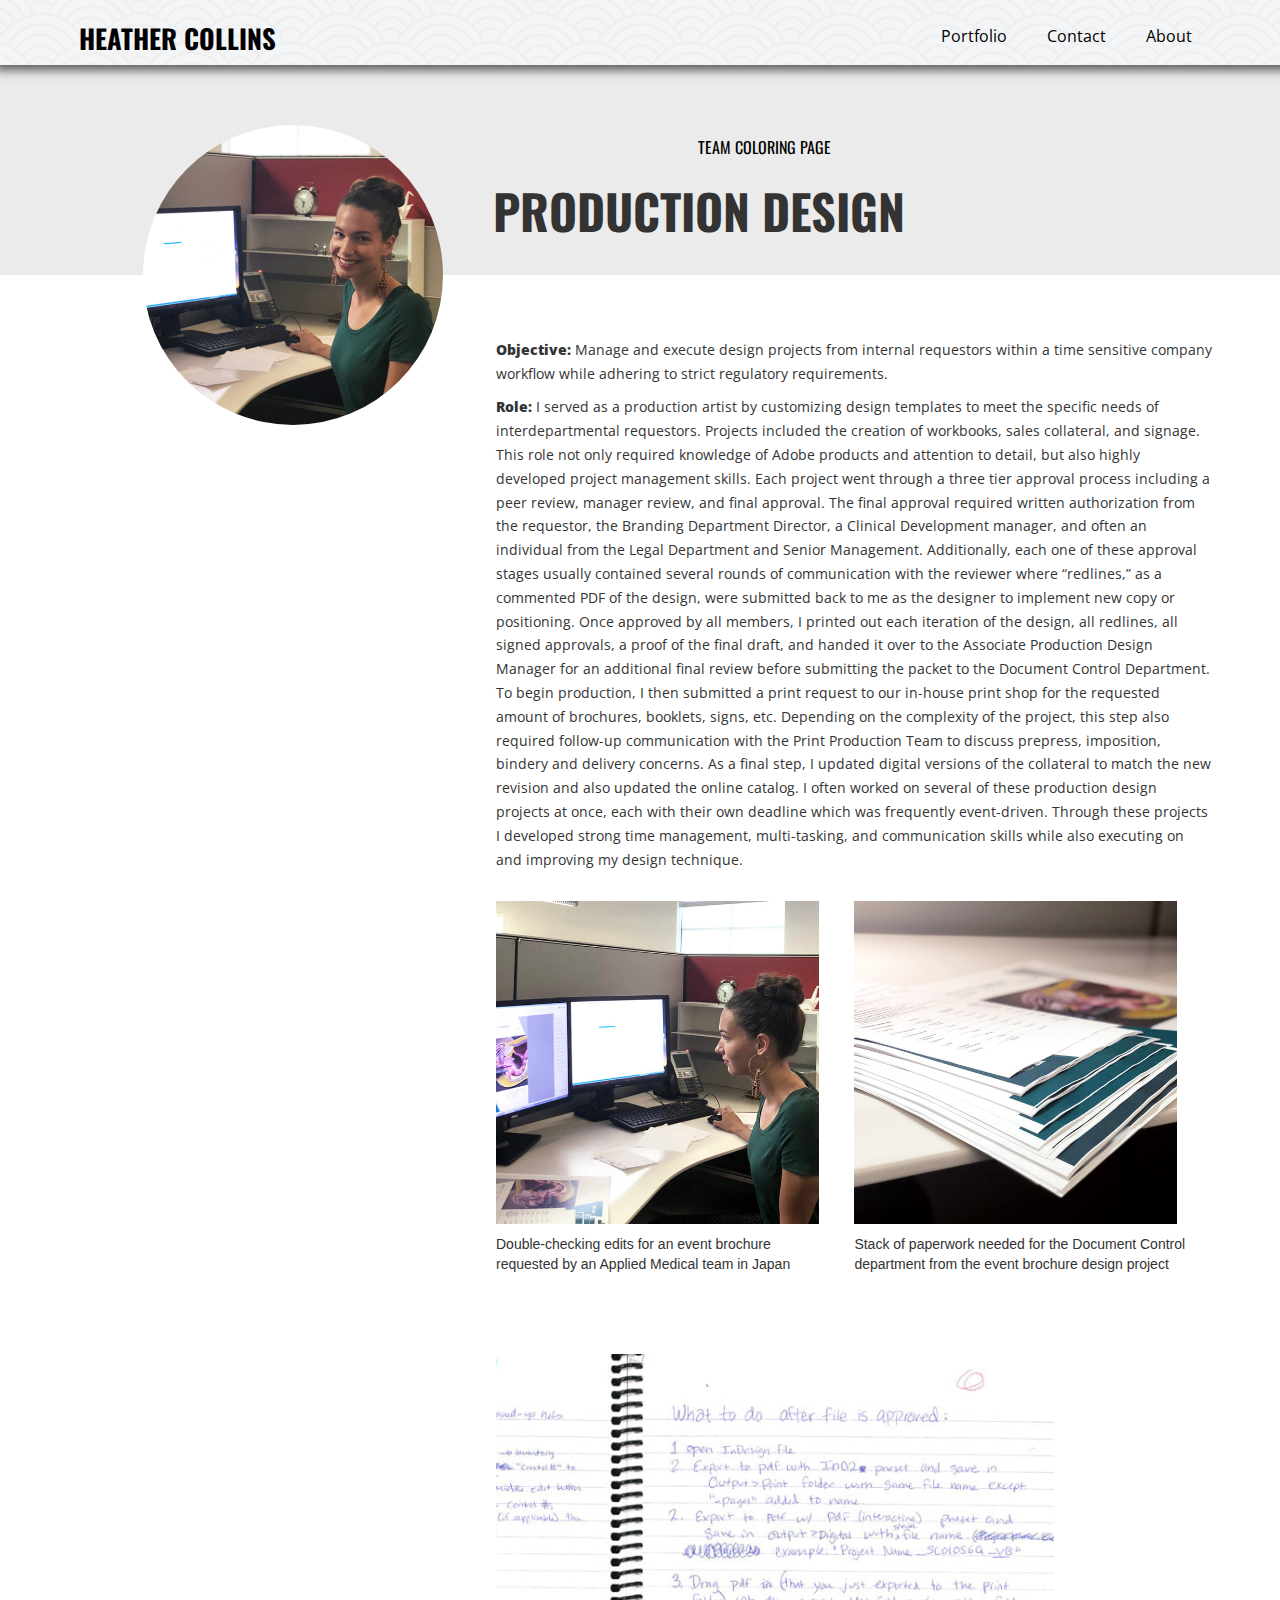
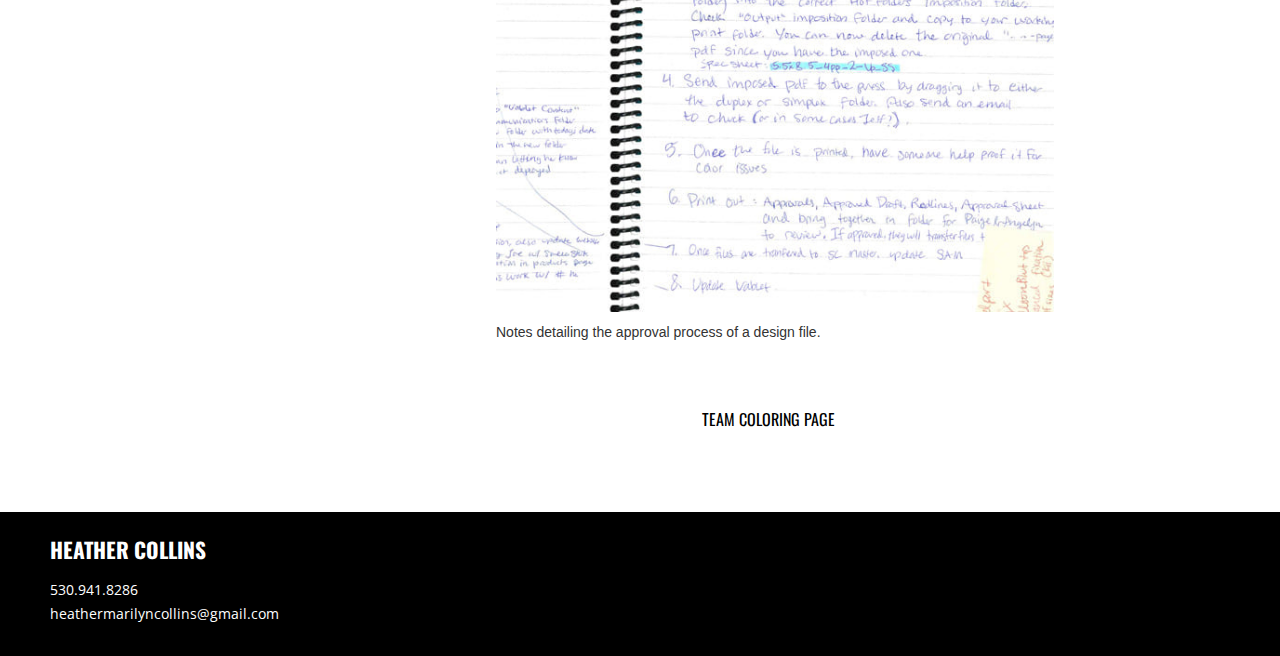
<file: pdt.html>
<!DOCTYPE html>
<html class="no-js" lang="en-us">
<head>
  <meta http-equiv="X-UA-Compatible" content="IE=edge">
  <meta charset="utf-8" />
  <meta name="viewport" content="width=device-width, initial-scale=1, shrink-to-fit=no" />
  
  <title></title>
 
  <meta name="description" content="">
  <meta name="keywords" content="" />
  <meta name="author" content="">
  <meta name="robots" content="index, follow">
  <meta name="mobile-web-app-capable" content="yes">
  <meta name="apple-mobile-web-app-capable" content="yes">
  <meta name="apple-mobile-web-app-status-bar-style" content="default">
 
  <meta property="og:title" content="">
  <meta property="og:locale" content="en_US">
  <meta property="og:description" content="">
 
  <meta property="fb:page_id" content="">
  <meta property="og:title" content="">
  <meta property="og:image" content="">
  <meta property="og:description" content="">
  <meta property="og:url" content="">
  <meta property="og:site_name" content="">
  <meta property="og:type" content="website">
 
  <meta name="twitter:card" content="summary">
  <meta name="twitter:url" content="">
  <meta name="twitter:title" content="">
  <meta name="twitter:description" content="">
  <meta name="twitter:image" content="">
  <meta name="twitter:site" content="">
 
  <link rel="icon" href="@Url.Content("~/content/IMG/favicon.ico")" /> 
  <link href="https://fonts.googleapis.com/css?family=Open+Sans" rel="stylesheet">
  <link href="https://fonts.googleapis.com/css?family=Oswald" rel="stylesheet">

	<!-- Latest compiled and minified CSS -->
	<link rel="stylesheet" href="https://maxcdn.bootstrapcdn.com/bootstrap/3.3.7/css/bootstrap.min.css" integrity="sha384-BVYiiSIFeK1dGmJRAkycuHAHRg32OmUcww7on3RYdg4Va+PmSTsz/K68vbdEjh4u" crossorigin="anonymous">

	<link rel="stylesheet" href="stylesheets/main.css">

	<link rel="stylesheet" href="https://use.fontawesome.com/releases/v5.2.0/css/all.css" integrity="sha384-hWVjflwFxL6sNzntih27bfxkr27PmbbK/iSvJ+a4+0owXq79v+lsFkW54bOGbiDQ" crossorigin="anonymous">

	<style> 
		.nav_circles ul li:nth-child(3) a {
			color: #AD828A;
		}

		@media only screen and (min-width : 992px) {

		.bar {
			margin-top: -15px;
			height: 270px;
			position: absolute;
			z-index: 1;
	}

	.bottom_nav ul li:nth-child(3) a{
		color: #AD828A;

	</style>
</head>
<body>
	<div class="container-fluid">
		<header class="mobile hidden-lg hidden-md ">
			<nav class="clearfix">
				<ul>
					<li><a class="link" href="about.html"><p>About</p></a></li>
					<li><a class="link" href="contact.html"><p>Contact</p></a></li>
					<li><a class="link" href="index.html"><p>Portfolio</p></a></li>
				</ul>
			</nav>
			<a href="index.html"><h1 class="display_font">HEATHER COLLINS</h1></a>
			
		</header>
		<header class="desktop hidden-xs hidden-sm">
			<nav class="clearfix">
				<ul>
					<li><a class="link" href="index.html"><h3 class="display_font">HEATHER COLLINS</h3></a></li>
					<li><a class="link" href="about.html"><p>About</p></a></li>
					<li><a class="link" href="contact.html"><p>Contact</p></a></li>
					<li><a class="link" href="index.html"><p>Portfolio</p></a></li>
				</ul>
			</nav>

			<!-- <div class="banner"><img alt="banner image" src="images/banner.jpg"></div> -->
		</header>

		<div class="nav_circles">
				<ul>
					<li><a href="rebrand.html"><i class="fas fa-circle"></i></a></li>
					<li><a href="label_room.html"><i class="fas fa-circle"></i></a></li>
					<li><a href="#pdt.html"><i class="fas fa-circle"></i></a></li>
					<li><a href="coloring_page.html"><i class="fas fa-circle"></i></a></li>
				</ul>
				<a href="coloring_page.html" class="hidden-sm hidden-xs next_project link">TEAM COLORING PAGE <i class="fas fa-chevron-right"></i></a>
			</div>

		
			<!--<div class="bar_desktop clearfix rebrand"></div>-->
			<div class="bar clearfix rebrand"></div>
			<div class="interior_circle">
					<img alt="Image of girl at computer" src="images/mobile/pdt_monitor_shot.jpg">
					<h6 class="display_font">PRODUCTION DESIGN <span class=""><i class="fas fa-desktop"></i></span></h6>
			</div>
		
		<div class="container col-12">
			<p><span class="bold">Objective:</span> Manage and execute design projects from internal requestors within a time sensitive company workflow while adhering to strict regulatory requirements. </p>
			<p><span class="bold">Role:</span> I served as a production artist by customizing design templates to meet the specific needs of interdepartmental requestors. Projects included the creation of workbooks, sales collateral, and signage. This role not only required knowledge of Adobe products and attention to detail, but also highly developed project management skills. Each project went through a three tier approval process including a peer review, manager review, and final approval. The final approval required written authorization from the requestor, the Branding Department Director, a Clinical Development manager, and often an individual from the Legal Department and Senior Management. Additionally, each one of these approval stages usually contained several rounds of communication with the reviewer where “redlines,” as a commented PDF of the design, were submitted back to me as the designer to implement new copy or positioning. Once approved by all members, I printed out each iteration of the design, all redlines, all signed approvals, a proof of the final draft, and handed it over to the Associate Production Design Manager for an additional final review before submitting the packet to the Document Control Department. To begin production, I then submitted a print request to our in-house print shop for the requested amount of brochures, booklets, signs, etc. Depending on the complexity of the project, this step also required follow-up communication with the Print Production Team to discuss prepress, imposition, bindery and delivery concerns. As a final step, I updated digital versions of the collateral to match the new revision and also updated the online catalog. I often worked on several of these production design projects at once, each with their own deadline which was frequently event-driven. Through these projects I developed strong time management, multi-tasking, and communication skills while also executing on and improving my design technique.</p>

			<div class="img_container">
				<figure>
					<img alt="Woman looking at computer" src="images/mobile/pdt_monitor_shot_2.jpg">
					<figcaption>Double-checking edits for an event brochure requested by an Applied Medical team in Japan</figcaption>
				</figure>
				<figure>
					<img alt="Stack of paper" src="images/mobile/pdt_documents.jpg">
					<figcaption>Stack of paperwork needed for the Document Control department from the event brochure design project</figcaption>
				</figure>
			</div>
			<div class="img_container">
				<figure>
					<img alt="Notebook with steps written out" src="images/mobile/pdt_notes.jpg">
					<figcaption>Notes detailing the approval process of a design file.</figcaption>
				</figure>
			</div>
			
			<div class="bottom_nav hidden-sm hidden-md hidden-xs">
				<ul>
					<li><a class="bottom_nav_link" href="rebrand.html"><i class="fas fa-circle"></i></a></li>
					<li><a class="bottom_nav_link" href="label_room.html"><i class="fas fa-circle"></i></a></li>
					<li><a class="bottom_nav_link" href="#pdt.html"><i class="fas fa-circle"></i></a></li>
					<li><a class="bottom_nav_link" href="coloring_page.html"><i class="fas fa-circle"></i></a></li>
				</ul>
				<a href="coloring_page.html" class="hidden-sm hidden-xs next_project link"> TEAM COLORING PAGE <i class="fas fa-chevron-right"></i></a>
		</div>	
			
		</div>
	
	<footer>
		<p>HEATHER COLLINS</p>
		<p>530.941.8286 <br> heathermarilyncollins@gmail.com</p>
	</footer>
  <!-- jQuery (necessary for Bootstrap's JavaScript plugins) -->
  <script src="https://ajax.googleapis.com/ajax/libs/jquery/1.12.4/jquery.min.js"></script>
	<!-- Latest compiled and minified JavaScript -->
	<script src="https://maxcdn.bootstrapcdn.com/bootstrap/3.3.7/js/bootstrap.min.js" integrity="sha384-Tc5IQib027qvyjSMfHjOMaLkfuWVxZxUPnCJA7l2mCWNIpG9mGCD8wGNIcPD7Txa" crossorigin="anonymous"></script>
</body>
</html>
</file>
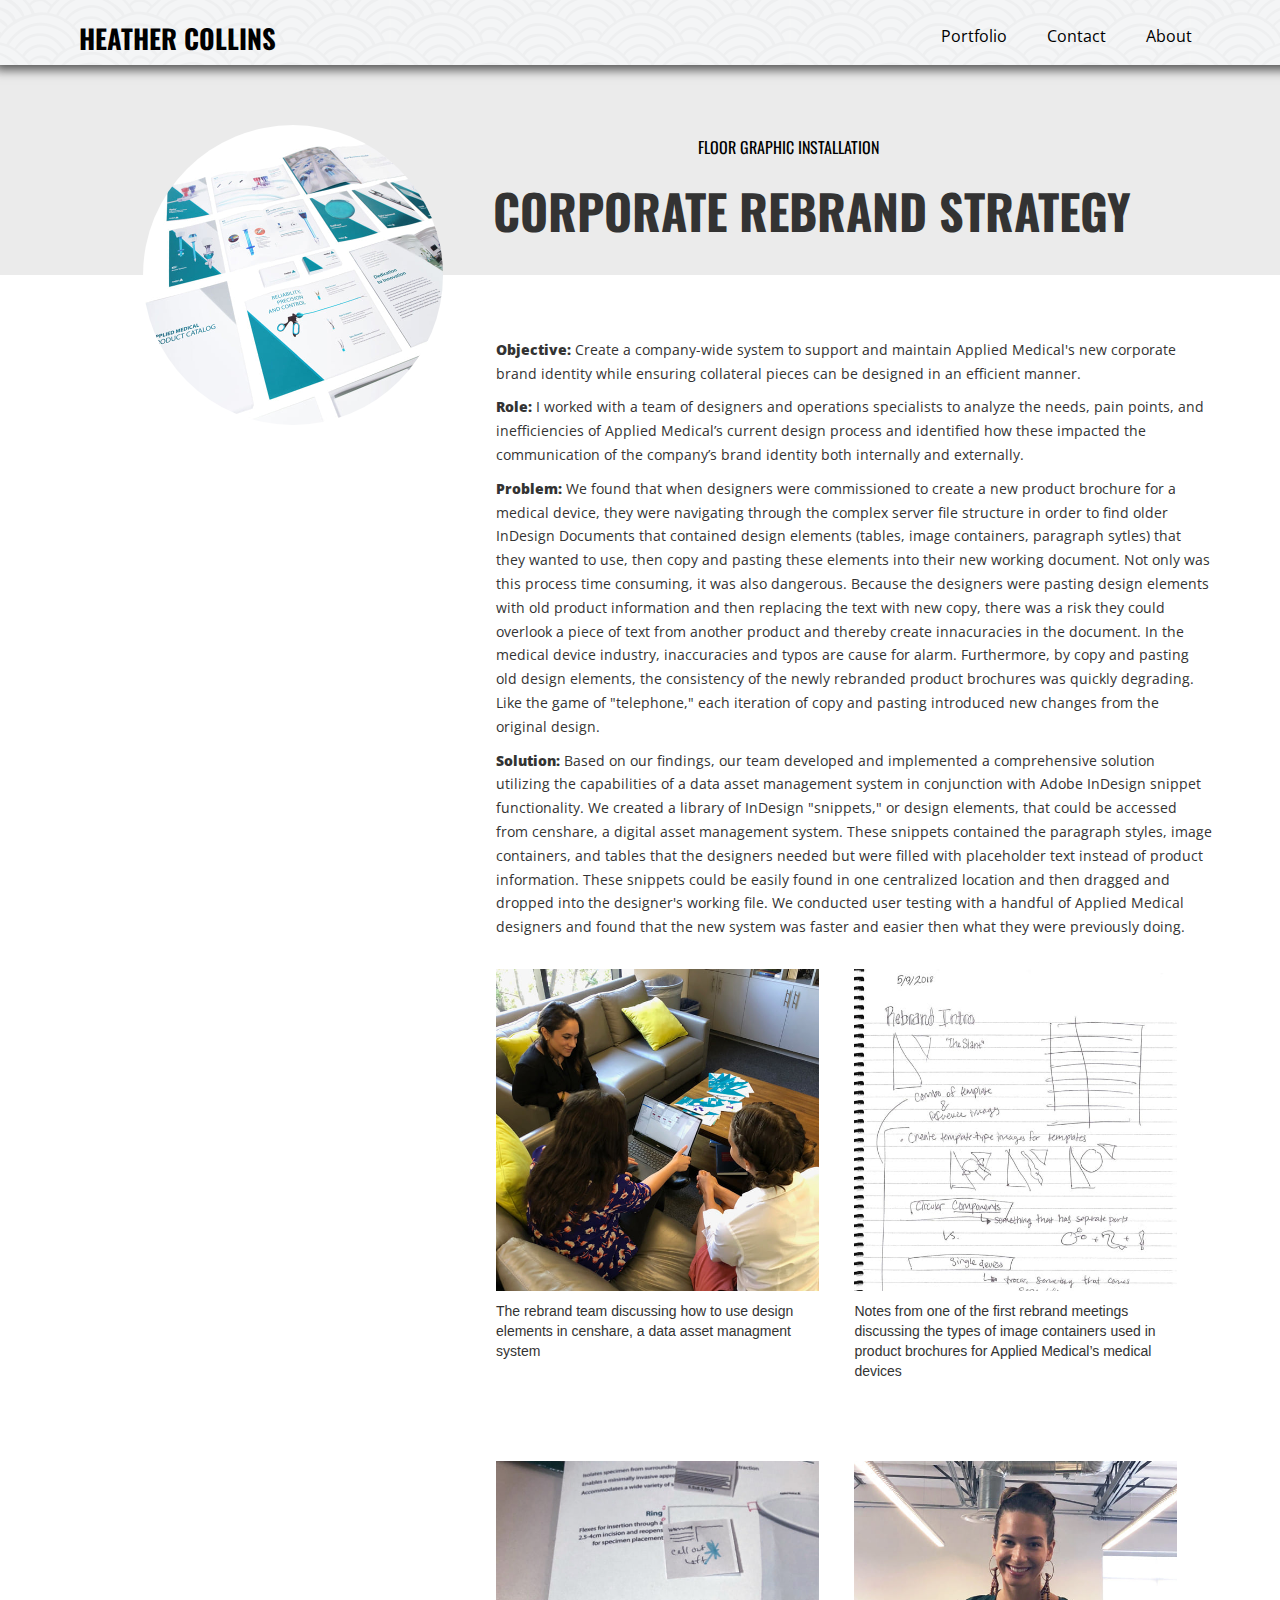
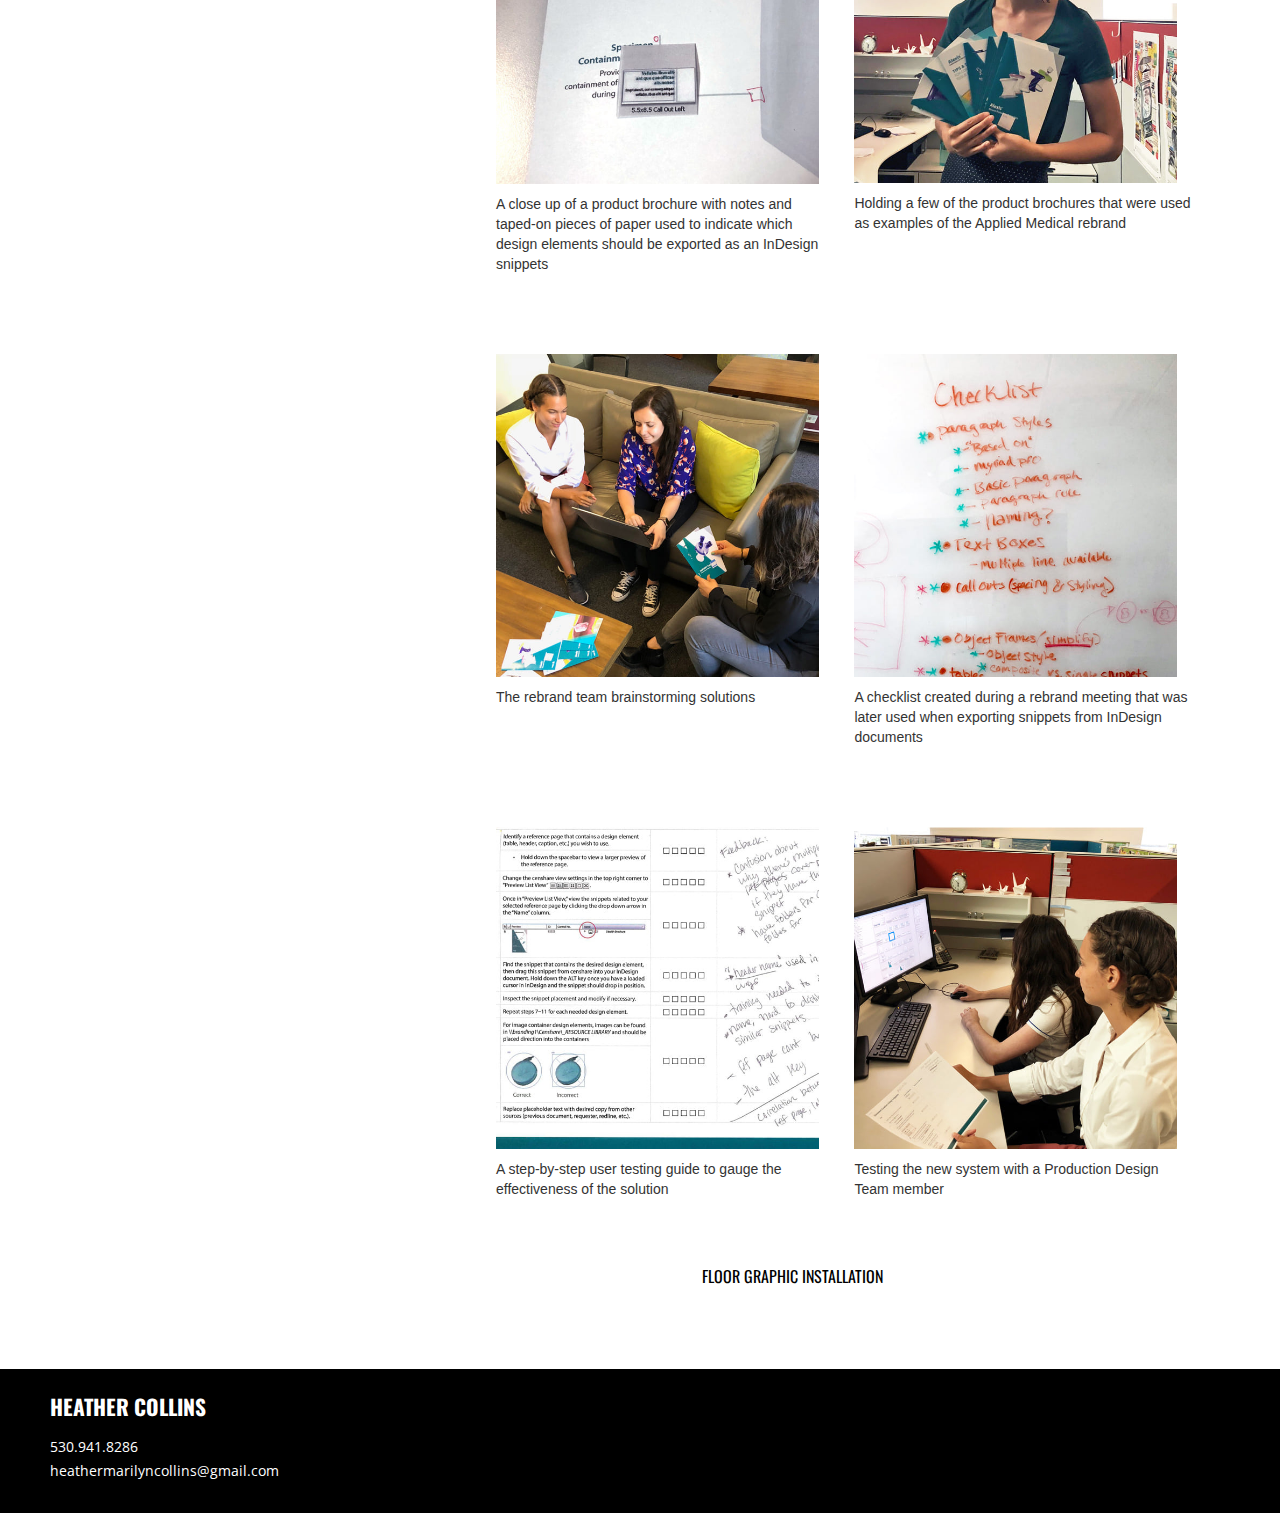
<file: rebrand.html>
<!DOCTYPE html>
<html class="no-js" lang="en-us">
<head>
  <meta http-equiv="X-UA-Compatible" content="IE=edge">
  <meta charset="utf-8" />
  <meta name="viewport" content="width=device-width, initial-scale=1, shrink-to-fit=no" />
  
  <title></title>
 
  <meta name="description" content="">
  <meta name="keywords" content="" />
  <meta name="author" content="">
  <meta name="robots" content="index, follow">
  <meta name="mobile-web-app-capable" content="yes">
  <meta name="apple-mobile-web-app-capable" content="yes">
  <meta name="apple-mobile-web-app-status-bar-style" content="default">
 
  <meta property="og:title" content="">
  <meta property="og:locale" content="en_US">
  <meta property="og:description" content="">
 
  <meta property="fb:page_id" content="">
  <meta property="og:title" content="">
  <meta property="og:image" content="">
  <meta property="og:description" content="">
  <meta property="og:url" content="">
  <meta property="og:site_name" content="">
  <meta property="og:type" content="website">
 
  <meta name="twitter:card" content="summary">
  <meta name="twitter:url" content="">
  <meta name="twitter:title" content="">
  <meta name="twitter:description" content="">
  <meta name="twitter:image" content="">
  <meta name="twitter:site" content="">
 
  <link rel="icon" href="@Url.Content("~/content/IMG/favicon.ico")" /> 
  <link href="https://fonts.googleapis.com/css?family=Open+Sans" rel="stylesheet">
  <link href="https://fonts.googleapis.com/css?family=Oswald" rel="stylesheet">

	<!-- Latest compiled and minified CSS -->
	<link rel="stylesheet" href="https://maxcdn.bootstrapcdn.com/bootstrap/3.3.7/css/bootstrap.min.css" integrity="sha384-BVYiiSIFeK1dGmJRAkycuHAHRg32OmUcww7on3RYdg4Va+PmSTsz/K68vbdEjh4u" crossorigin="anonymous">

	<link rel="stylesheet" href="stylesheets/main.css">

	<link rel="stylesheet" href="https://use.fontawesome.com/releases/v5.2.0/css/all.css" integrity="sha384-hWVjflwFxL6sNzntih27bfxkr27PmbbK/iSvJ+a4+0owXq79v+lsFkW54bOGbiDQ" crossorigin="anonymous">

	<style> 
		.nav_circles ul li:nth-child(1) a {
			color: #AD828A;
		}

		@media only screen and (min-width : 992px) {

		.bar {
			margin-top: -15px;
			height: 270px;
			position: absolute;
			z-index: 1;
	}

	.bottom_nav ul li:nth-child(1) a{
		color: #AD828A;

	</style>
</head>
<body>
	<div class="container-fluid">
		<header class="mobile hidden-lg hidden-md ">
			<nav class="clearfix">
				<ul>
					<li><a class="link" href="about.html"><p>About</p></a></li>
					<li><a class="link" href="contact.html"><p>Contact</p></a></li>
					<li><a class="link" href="index.html"><p>Portfolio</p></a></li>
				</ul>
			</nav>
			<a href="index.html"><h1 class="display_font">HEATHER COLLINS</h1></a>
			
		</header>
		<header class="desktop hidden-xs hidden-sm">
			<nav class="clearfix">
				<ul>
					<li><a class="link" href="index.html"><h3 class="display_font">HEATHER COLLINS</h3></a></li>
					<li><a class="link" href="about.html"><p>About</p></a></li>
					<li><a class="link" href="contact.html"><p>Contact</p></a></li>
					<li><a class="link" href="index.html"><p>Portfolio</p></a></li>
				</ul>
			</nav>

			<!-- <div class="banner"><img alt="banner image" src="images/banner.jpg"></div> -->
		</header>

		<div class="nav_circles">
				<ul>
					<li><a href="#rebrand.html"><i class="fas fa-circle"></i></a></li>
					<li><a href="label_room.html"><i class="fas fa-circle"></i></a></li>
					<li><a href="pdt.html"><i class="fas fa-circle"></i></a></li>
					<li><a href="coloring_page.html"><i class="fas fa-circle"></i></a></li>
				</ul>
				<a href="label_room.html" class="hidden-sm hidden-xs next_project link">FLOOR GRAPHIC INSTALLATION <i class="fas fa-chevron-right"></i></a>
			</div>

		
			<!--<div class="bar_desktop clearfix rebrand"></div>-->
			<div class="bar clearfix rebrand"></div>
			<div class="interior_circle">
					<img alt="Image of Applied Medical brochures" src="images/mobile/rebrand_beauty_shot.jpg">
					<h6 class="display_font">CORPORATE REBRAND STRATEGY <span class=""><i class="fas fa-glasses"></i></span></h6>
			</div>
		
		<div class="container col-12">
			<p><span class="bold">Objective:</span> Create a company-wide system to support and maintain Applied Medical's new corporate brand identity while ensuring collateral pieces can be designed in an efficient manner. </p>
			<p><span class="bold">Role:</span> I worked with a team of designers and operations specialists to analyze the needs, pain points, and inefficiencies of Applied Medical’s current design process and identified how these impacted the communication of the company’s brand identity both internally and externally. </p>
			<p><span class="bold">Problem: </span>We found that when designers were commissioned to create a new product brochure for a medical device, they were navigating through the complex server file structure in order to find older InDesign Documents that contained design elements (tables, image containers, paragraph sytles) that they wanted to use, then copy and pasting these elements into their new working document. Not only was this process time consuming, it was also dangerous. Because the designers were pasting design elements with old product information and then replacing the text with new copy, there was a risk they could overlook a piece of text from another product and thereby create innacuracies in the document. In the medical device industry, inaccuracies and typos are cause for alarm. Furthermore, by copy and pasting old design elements, the consistency of the newly rebranded product brochures was quickly degrading. Like the game of "telephone," each iteration of copy and pasting introduced new changes from the original design.</p>
			<p><span class="bold"> Solution:</span> Based on our findings, our team developed and implemented a comprehensive solution utilizing the capabilities of a data asset management system in conjunction with Adobe InDesign snippet functionality. We created a library of InDesign "snippets," or design elements, that could be accessed from censhare, a digital asset management system. These snippets contained the paragraph styles, image containers, and tables that the designers needed but were filled with placeholder text instead of product information. These snippets could be easily found in one centralized location and then dragged and dropped into the designer's working file. We conducted user testing with a handful of Applied Medical designers and found that the new system was faster and easier then what they were previously doing.</p>
			<div class="img_container">
				<figure>
					<img alt="Image of three women in a meeting" src="images/mobile/rebrand_meeting.jpg">
					<figcaption>The rebrand team discussing how to use design elements in censhare, a data asset managment system</figcaption>
				</figure>
				<figure>
					<img alt="Notebook with small sketches" src="images/mobile/rebrand_intro_notes.jpg">
					<figcaption>Notes from one of the first rebrand meetings discussing the types of image containers used in product brochures for Applied Medical’s medical devices</figcaption>
				</figure>
			</div>
			<div class="img_container">
				<figure>
					<img alt="Medical device brochure with notes written on it" src="images/mobile/rebrand_close_up.jpg">
					<figcaption>A close up of a product brochure with notes and taped-on pieces of paper used to indicate which design elements should be exported as an InDesign snippets</figcaption>
				</figure>
				<figure>
					<img alt="Woman holding medical device brochures" src="images/mobile/rebrand_spec_sheets.jpg">
					<figcaption>Holding a few of the product brochures that were used as examples of the Applied Medical rebrand</figcaption>
				</figure>
			</div>
			<div class="img_container">
				<figure>
					<img alt="Image of three women in a meeting" src="images/mobile/rebrand_meeting_2.jpg">
					<figcaption>The rebrand team brainstorming solutions</figcaption>
				</figure>
				<figure>
					<img alt="Checklist written on whiteboard" src="images/mobile/rebrand_checklist.jpg">
					<figcaption>A checklist created during a rebrand meeting that was later used when exporting snippets from InDesign documents</figcaption>
				</figure>
			</div>
			<div class="img_container">
				<figure>
					<img alt="paper with printed steps on one side and handwritten notes on the other" src="images/mobile/rebrand_user_testing.jpg">
					<figcaption>A step-by-step user testing guide to gauge the effectiveness of the solution</figcaption>
				</figure>
				<figure>
					<img alt="Two women at a computer" src="images/mobile/rebrand_user_testing_3.jpg">
					<figcaption>Testing the new system with a Production Design Team member</figcaption>
				</figure>
			</div>
			<div class="bottom_nav hidden-sm hidden-md hidden-xs">
				<ul>
					<li><a class="bottom_nav_link" href="#rebrand.html"><i class="fas fa-circle"></i></a></li>
					<li><a class="bottom_nav_link" href="label_room.html"><i class="fas fa-circle"></i></a></li>
					<li><a class="bottom_nav_link" href="pdt.html"><i class="fas fa-circle"></i></a></li>
					<li><a class="bottom_nav_link" href="coloring_page.html"><i class="fas fa-circle"></i></a></li>
				</ul>
				<a href="label_room.html" class="hidden-sm hidden-xs next_project link"> FLOOR GRAPHIC INSTALLATION <i class="fas fa-chevron-right"></i></a>
		</div>	
			
		</div>
	
	<footer>
		<p>HEATHER COLLINS</p>
		<p>530.941.8286 <br> heathermarilyncollins@gmail.com</p>
	</footer>
  <!-- jQuery (necessary for Bootstrap's JavaScript plugins) -->
  <script src="https://ajax.googleapis.com/ajax/libs/jquery/1.12.4/jquery.min.js"></script>
	<!-- Latest compiled and minified JavaScript -->
	<script src="https://maxcdn.bootstrapcdn.com/bootstrap/3.3.7/js/bootstrap.min.js" integrity="sha384-Tc5IQib027qvyjSMfHjOMaLkfuWVxZxUPnCJA7l2mCWNIpG9mGCD8wGNIcPD7Txa" crossorigin="anonymous"></script>
</body>
</html>
</file>
<file: stylesheets/main.css>
content: " "; /* 1 */ display: table; /* 2 */

}

    .clearfix:after {
        clear: both;
}

/** * For IE 6/7 only * Include this rule to trigger hasLayout and contain floats. */

.clearfix { *zoom: 1; }

body {
	overflow-x: hidden;
}

.link:link {
	color: black;
}

.link:visited {
	color: black;
}

.link:hover {
	color: #AD828A;
}

.link:active {
	color: black;
}
 
a h1 {
	text-decoration: none;
	color: black;
}

a:hover {
	text-decoration: none;
}

 p {
 	font-family: 'Open Sans', sans-serif;
 	line-height: 1.7em;
 }

 /*.project_container {
 	margin-top: 18vw;
 }*/

nav li {
	list-style-type: none;
	margin: 0;
	/*background-color: green;*/
}

.mobile nav a {
	font-size: 16pt;
}
	

.mobile nav {
	display: flex;
	width: 100%;
	/*background-color: red;*/
	justify-content: space-around;
	padding-left: 0px;
	position: relative;
	z-index: 4;

	
	
}

.mobile nav ul {
	width: 20%;
	min-width: 300px;
	display: flex;
	justify-content: space-between;
	/*background-color: blue;*/
	margin: 0;
	padding: 0;

}

.desktop nav ul {
	width: 107%;
	height: 60px;
	margin-top: -35px;
	margin-left: -25px;
	/*background-color: yellow;*/
	height: 50px;
	padding-left: 10vw;
	padding-right: 10vw;
	padding-bottom: 80px;
	background-image: url("../images/pattern.png");
	box-shadow: 5px 5px 10px #555;
	position: absolute;
	z-index: 10;
	
}

.desktop nav a:link {
	transition: 0.5s ease;
	display: block;
	color: black;
	font-size: 12pt;
	vertical-align: middle;
	margin-right: 40px;
	margin-top: 16px;
	padding-top: 3px;
}

.desktop nav a:visited {
	display: block;
	color: black;
	font-size: 12pt;
	margin-right: 40px;
	margin-top: 16px;
	padding-top: 3px;
}

.desktop nav a:hover{
	display: block;
	color: #AD828A;
	font-size: 12pt;
	margin-right: 40px;
	margin-top: 16px;
	padding-top: 3px;
}

.desktop nav a:active {
	display: block;
	color: black;
	font-size: 12pt;
	margin-right: 40px;
	margin-top: 16px;
	padding-top: 3px;
}

.desktop nav ul li:nth-child(1)  a {
	margin-left: -39px;

}

/*this styles the "HEATHER COLLINS" text in the nav for desktop*/
.desktop nav ul li:nth-child(1) a h3 {
	transition: 0.5s ease;
	font-size: 20pt;
	color: black;
	float: left;
	margin-left: 0px;
}

.desktop nav ul li:nth-child(1) a h3:hover {
	color: #AD828A;
}

.desktop nav ul li:nth-child(n+2) {
	float: right;
}


h1 {
	text-align: center;
	font-size: 36pt;
}

h6 {
	font-family: 'Open Sans', sans-serif;
	font-size: 14pt;
	font-weight: 900;
}

.bold {
	font-weight: 900;
}

.purple {
	color: #AD828A;
}

.display_font {
	font-family: 'Oswald', sans-serif;
	font-weight: 900;
}

.mobile .intro {
	margin-top: 60px;
	max-width: 320px;
	margin-left: 7vw;
	margin-bottom: 60px;
	font-size: 16px;
	position: relative;
	z-index: 3;

}

.mobile .intro h6 {
	font-size: 28px;
}

.desktop .intro {

	height: 17vw;
	width: 100%;
	margin-left: 7vw;
	margin-bottom: 60px;
	margin-top: 60px;
	display: flex;
	flex-direction: column;
	justify-content: center;
	position: relative;
	z-index: 3;

	
	/*background-color: red;*/
}

.desktop .intro p {
	line-height: 1.3em;
	font-size: 32px;
	display: block;
	width: 80vw;
	
}
.desktop .intro h3 {
	font-size: 32px;
}

.project_circle:link {
	display: block;
	width: 300px;
	height: 300px;
	border-radius: 600px;
	margin-left: 2vw;
	margin-right: 2vw;
	/*margin-left: 7vw;*/
	margin-bottom: 60px;
	top: 51px;
	position: relative;
	z-index: 3;
	box-shadow: 3px 5px 8px #ABABAB;
	text-decoration: none;
	color: black;
}


.project_circle:visited {
	display: block;
	width: 300px;
	height: 300px;
	border-radius: 600px;
	margin-left: 2vw;
	margin-right: 2vw;
	/*margin-left: 7vw;*/
	margin-bottom: 60px;
	top: 51px;
	position: relative;
	z-index: 3;
	box-shadow: 3px 5px 8px #ABABAB;
	color: black;
	text-decoration: none;
}

.project_circle:hover {
	display: block;
	width: 300px;
	height: 300px;
	border-radius: 600px;
	margin-left: 2vw;
	margin-right: 2vw;
	/*margin-left: 7vw;*/
	margin-bottom: 60px;
	top: 40px;
	position: relative;
	z-index: 3;
	box-shadow: 3px 5px 8px #ABABAB;
	color: #AD828A;
    transition: 0.5s ease;
}

.project_circle:active {
	display: block;
	width: 300px;
	height: 300px;
	border-radius: 600px;
	margin-left: 2vw;
	margin-right: 2vw;
	/*margin-left: 7vw;*/
	margin-bottom: 60px;
	top: 51px;
	position: relative;
	z-index: 3;
	box-shadow: 3px 5px 8px #ABABAB;
	color: black;
	text-decoration: none;
}

/*this pushes the footer to the bottom*/
.project_circle:last-child {
	margin-bottom: 200px;
}
/*project summaries*/
.project_sum {
	display: none;
	max-width: 1100px;
	margin-left: 8vw;
	margin-right: 7vw;
	padding-left: 400px;
	height: 166px;
	
}

.project_sum p {
	display: table-cell;
	vertical-align: middle;
	font-size: 16px;
}


.bar {
	width: 103vw;
	height: 200px;
	left: -15px;
	position: absolute;
	z-index: 1;
	background-color: #ebebeb;

}

/*.bar_desktop {
	width: 350px;
	height: 166px;
	left: -20px;
	position: absolute;
	z-index: 1;
	background-color: gray;
}*/

.gray {
	background-color: #EBEBEB;
	
}


/*.project_link {
	display: block;
	width: 300px;
	height: 300px;
	border-radius: 600px;
	background-color: red;

}*/

.circle_title {
	width: 300px;
	height: 150px;
	border-top-left-radius: 600px;
	border-top-right-radius: 600px;
	position: relative;
	z-index: 9;
	margin: auto;
	display: flex;
	flex-direction: column;
	text-align: center;
	justify-content: flex-end;
	align-items: center;
	background-image: url("../images/pattern.png");
}

.circle_title p {

	font-size: 18pt;
}

.circle_title h6 {
	margin-top: 0px;
	margin-bottom: 20px;
	font-family: Oswald, sans-serif;
	font-size: 18pt;
	
}

.circle_image {
	height: 150px;
	width: 300px;
	border-bottom-left-radius: 600px;
	border-bottom-right-radius: 600px;
	background-color: gray;
	position: relative;
	z-index: 10;
	margin: auto;
	/*background-image: ;*/
}

/*.rebrand .circle_title {
	background-image: url("../images/pattern.png");
}*/

.rebrand .circle_image {
	background-image: url("../images/mobile/rebrand_beauty_shot.jpg");
	background-position: center;
	background-size: 300px 300px;
}

/*.rebrand.bar {
	background-color: #EBEBEB;
}*/

/*.label_room .circle_title {
	background-image: linear-gradient(#E8DBE1, #DBC6D0);
}*/

.label_room .circle_image {
	background-image: url("../images/mobile/label_room_install.jpg");
	background-position: center bottom;
	background-size: 300px 300px;
}

/*.label_room.bar {
	background-image: url("../images/pattern.png");
}

.pdt .circle_title {
	background-image: linear-gradient(#EBEBEB, #eee);
}
*/
.pdt .circle_image {
	background-image: url("../images/mobile/pdt_monitor_shot.jpg");
	background-position: center center;
	background-size: 300px 300px;
}

/*.pdt.bar {
	background-color: #E8DBE1;
}

.coloring_p .circle_title {
	background-image: linear-gradient(#EBEBEB, #EEE);
}*/

.coloring_p .circle_image {
	background-image: url("../images/mobile/coloring_page_close_up_color.jpg");
	background-position: center center;
	background-size: 300px 300px;
}

/*.coloring_p.bar {
	background-image: url("../images/pattern.png");
}

.web_workflow .circle_title {
	background-color: #E8DBE1;
}

.web_workflow.bar {
	background-color: #EBEBEB;
}*/


footer {
	background-color: black;
	padding: 20px;
	padding-left: 50px;
	margin-top: 60px;
	margin-left: -15px;
	margin-right: -15px;
}

footer p {
	color: white;

}

footer p:nth-child(1) {
	font-family: 'Oswald', sans-serif;
	font-weight: 900;
	font-size: 16pt;
}


/*Rebrand CSS*/




.interior_circle img{
	width: 300px;
	height: 300px;
	border-radius: 600px;
	position: relative;
	z-index: 3;
	margin-top: 20px;
	margin-left: 10vw;
	
}

.interior_circle h6 {
	margin: 45px;
	font-weight: 900;
	font-size: 24pt;
	text-align: center;
	transition: 0.5s ease;
	
}



/* Custom, iPhone Retina */ 
@media only screen and (min-width : 1px) {

/*	body {
		border-left: 6px solid purple;
	}
*/


	.interior_circle img {
		margin: auto;
		margin-top: 20px;
	}

	.interior_circle {
		margin: auto;
		display: flex;
		flex-direction: column;
		justify-content: center;
		margin-bottom: 100px;

}

	.interior_circle img {
		margin-top: 20px;
	}

	.container {
		max-width: 100%;
		margin: auto;
		margin-top: -100px;
}

	.img_container img {
		max-width: 90%;
		height: auto;
		margin: 20px 20px 10px 0px;
	}

	.nav_circles {
		/*background-color: blue;*/
		width: 100%;
		height: auto;
		margin: 60px 0px 60px 0px;
		padding: 0px;
}

.nav_circles ul {
	margin: 0px;
	padding: 0px;
	display: flex;
	justify-content: space-around;
}

.nav_circles ul li {
	list-style-type: none;
	margin: 0px;
}


.nav_circles ul li a:link {
	
	font-size: 36pt;
	color: #EBEBEB;
}

.nav_circles ul li a:visited {
	font-size: 36pt;
	color: #EBEBEB;
}

.nav_circles ul li a:hover {
	font-size: 36pt;
	color: #AD828A;
	transition: 0.5s ease;
}

.nav_circles ul li a:active {
	font-size: 36pt;
	color: #AD828A;
}

figcaption {
		margin-right: 20px;
		margin-bottom: 60px;

	}



}

/* Extra Small Devices, Phones */ 
@media only screen and (min-width : 480px) {
/*	body {
		border-left: 6px solid red;

	}
*/
	

	


}

/* Small Devices, Tablets */
@media only screen and (min-width : 768px) {
	/*body {
		border-left: 6px solid orange;
	}*/

	.mobile .intro {
	margin-top: 60px;
	max-width: 700px;

}

}

/* Medium Devices, Desktops */
@media only screen and (min-width : 992px) {
	/*body {
		border-left: 6px solid yellow;
	}*/

.banner {
	width: 102%;
	height: 40vh;
	overflow: hidden;
	margin-left: -15px;
	margin-top: -25px;
	position: absolute;
	z-index: 1;
}

.banner img {
	width: 100%;
}

.desktop .intro {

	height: 18vw;
	width: 100%;
	margin-left: 7vw;
	margin-bottom: 60px;
	margin-top: 90px;
	display: flex;
	flex-direction: column;
	justify-content: center;
	position: relative;
	z-index: 3;

	
	/*background-color: red;*/
}

.desktop .intro p {
	line-height: 1.3em;
	font-size: 28px;
	display: block;
	width: 80vw;
	
}
.desktop .intro h3 {
	font-size: 32px;
}


	.interior_circle img{
		width: 300px;
		height: 300px;
		border-radius: 600px;
		margin-top: -60px;
		margin-left: 10vw;
		margin-right: 50px;
		float: left;
}

	.interior_circle h6 {
		font-weight: 900;
		font-size: 28pt;
		text-align: left;
		margin-left: 300px;
		margin: 0px;
	}

	.interior_circle {
		display: block;
		position: relative;
		z-index: 2;
		width: 100%;
		height: auto;
		margin: 0px;
		margin-top: 120px;
		/*border: 12px solid blue;*/
		padding:  45px 0px 0px 0px;
	}

	/*.img_container {
		overflow: hidden;
		display: flex;
	}

	.img_container img {
		max-width: 100%;
		height: auto;
		margin: 20px 20px 10px 0px;
	}

	.caption {
		margin-bottom: 30px;
		font-style: italic;
	}*/

	
	.container {
		max-width: 89vw;
		margin-top: 100px;
		margin-left: 10vw;
		padding-right: 50px;
		padding-left: 353px;
}

	.nav_circles {
	display: flex;
	min-width: 700px;
	width: 80%;
	height: 50px;
	position: absolute;
	z-index: 9;
	margin-left: 10vw;
	padding-left: 340px;
	top: 70px;
}

.nav_circles ul {
	width: 200px;
	height: 50px;
	display: flex;
	justify-content: space-around;
}

.nav_circles ul li {
	list-style-type: none;
}

.nav_circles ul li a:link {
	font-size: 18pt;
	color: white;
}

.nav_circles ul li a:visited {
	font-size: 18pt;
	color: white;
}

.nav_circles ul li a:hover {
	font-size: 18pt;
	color: #AD828A;
	transition: 0.5s ease;
}

.nav_circles ul li a:active {
	font-size: 18pt;
	color: #AD828A;
}

.next_project {
	width: 300px;
	display: block;
	margin: 0px;
	margin-left: 15px;
	padding-top: 6px;
	font-family: Oswald, sans-serif;
	font-size: 12pt;
}

figcaption {
		margin-right: 20px;
		margin-bottom: 60px;

	}

	.bottom_nav {
		display: flex;
		min-width: 700px;
		width: 30%;
		height: 50px;
	}

	.bottom_nav ul {
		width: 30%;
		padding: 0px;
		height: 50px;
		margin: 0px;
		margin-left: -14px;
		display: flex;
		justify-content: space-around;
		margin-right: 50px;
	}

	.bottom_nav ul li {
		list-style-type: none;
	}

	.bottom_nav_link {
		color: #EBEBEB;

	}

	.bottom_nav_link:link {
		font-size: 18pt;
		color: #EBEBEB;
	}

	.bottom_nav_link:visted {
		font-size: 18pt;
		color: #EBEBEB;
		
	}
	.bottom_nav_link:hover {
		font-size: 18pt;
		color: #AD828A;
		
	}
	.bottom_nav_link:active {
		font-size: 18pt;
		color: #AD828A;
		
	}

	.bottom_nav .next_project {
		margin-left: -40px;
	}








}

/* Large Devices, Wide Screens */
@media only screen and (min-width : 1200px) {
	/*body {
		border-left: 6px solid green;
	}*/

	.banner {
	width: 102%;
	height: 29vw;
	overflow: hidden;
	margin-left: -15px;
	margin-top: -25px;
	position: absolute;
	z-index: 1;
}

.banner img {
	width: 100%;
}

.desktop .intro {

	height: 17vw;
	width: 100%;
	margin-left: 7vw;
	margin-bottom: 60px;
	margin-top: 60px;
	display: flex;
	flex-direction: column;
	justify-content: center;
	position: relative;
	z-index: 3;

	
	/*background-color: red;*/
}

.desktop .intro p {
	line-height: 1.3em;
	font-size: 32px;
	display: block;
	width: 80vw;
	
}
.desktop .intro h3 {
	font-size: 32px;
}


	.img_container {
		display: flex;
		width: 56vw;
	}

	.img_container figure img {
		margin: 20px 20px 10px 0px;
	}

	figcaption {
		max-width: 450px;
		margin-right: 20px;
		margin-bottom: 60px;

	}

	.container p {
		width: 56vw;
	}

.interior_circle h6 {
		font-weight: 900;
		font-size: 36pt;
		text-align: left;
		margin-left: 300px;
		margin: 0px;
	}



}

.circles {
	/*background-color: red;*/
	margin: auto;
	height: auto;
	display: flex;
	flex-wrap: wrap;
	justify-content: center;
}

.contact p {
	font-size: 14pt;
}

.contact {
	margin-bottom: 400px;
}
</file>
